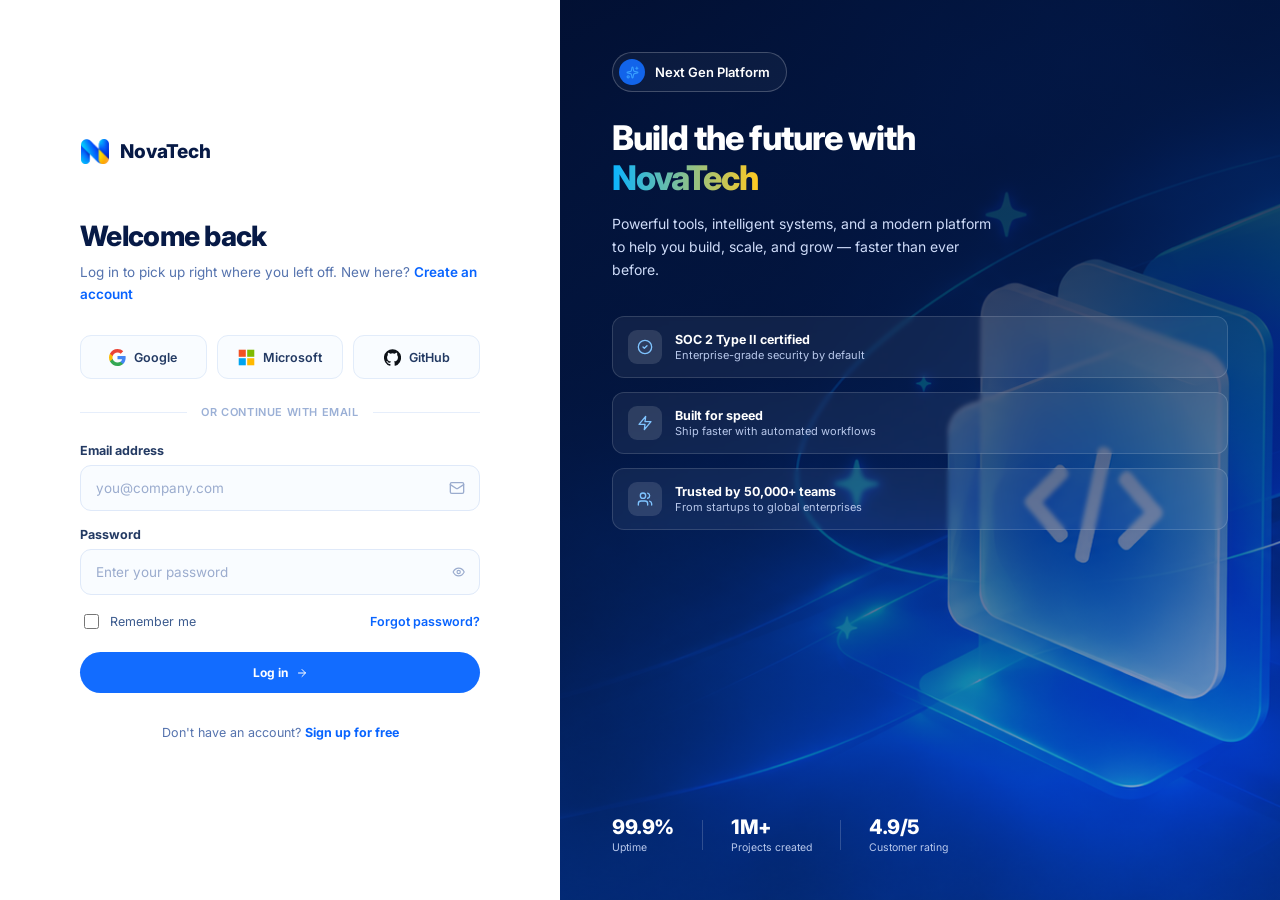
<file: login.html>
<!doctype html>
<html lang="en">
<head>
<meta charset="UTF-8">
<meta name="viewport" content="width=device-width, initial-scale=1.0">
<title>Log In — NovaTech</title>

<!-- SEO -->
<meta name="description" content="Log in to your NovaTech account to access your dashboard, projects and team workspace.">
<meta name="robots" content="noindex, nofollow">
<meta name="author" content="NovaTech">
<link rel="canonical" href="https://www.novatech.example/login.html">
<meta name="theme-color" content="#03194a">

<!-- Favicon / brand mark in browser tab -->
<link rel="icon" type="image/x-icon" href="assets/seo/favicon.ico">
<link rel="icon" type="image/png" sizes="16x16" href="assets/seo/favicon-16.png">
<link rel="icon" type="image/png" sizes="32x32" href="assets/seo/favicon-32.png">
<link rel="icon" type="image/png" sizes="48x48" href="assets/seo/favicon-48.png">
<link rel="icon" type="image/png" sizes="192x192" href="assets/seo/favicon-192.png">
<link rel="apple-touch-icon" sizes="180x180" href="assets/seo/favicon-180.png">

<!-- Open Graph / Facebook, LinkedIn, WhatsApp, iMessage link previews -->
<meta property="og:type" content="website">
<meta property="og:site_name" content="NovaTech">
<meta property="og:url" content="https://www.novatech.example/login.html">
<meta property="og:title" content="Log In — NovaTech">
<meta property="og:description" content="Log in to your NovaTech account to access your dashboard, projects and team workspace.">
<meta property="og:image" content="https://www.novatech.example/assets/seo/og-image.png">
<meta property="og:image:width" content="1200">
<meta property="og:image:height" content="630">
<meta property="og:image:alt" content="NovaTech — Build the Future with a Modern Product Platform">
<meta property="og:locale" content="en_US">

<!-- Twitter / X Card -->
<meta name="twitter:card" content="summary_large_image">
<meta name="twitter:url" content="https://www.novatech.example/login.html">
<meta name="twitter:title" content="Log In — NovaTech">
<meta name="twitter:description" content="Log in to your NovaTech account to access your dashboard, projects and team workspace.">
<meta name="twitter:image" content="https://www.novatech.example/assets/seo/og-image.png">
<meta name="twitter:image:alt" content="NovaTech — Build the Future with a Modern Product Platform">
<link rel="stylesheet" href="style.css">
<link rel="stylesheet" href="auth.css">
</head>
<body class="auth-body">
  <div class="auth-shell">

    <!-- Left: form -->
    <section class="auth-left">
      <div class="auth-left-inner">
        <a class="auth-brand" href="index.html"><img src="assets/novatech-icon.png" alt="NovaTech logo"><span>NovaTech</span></a>

        <h1 class="auth-heading">Welcome back</h1>
        <p class="auth-subtext">Log in to pick up right where you left off. New here? <a href="signup.html">Create an account</a></p>

        <div class="social-row">
          <button class="social-btn" type="button" aria-label="Continue with Google">
            <svg viewBox="0 0 24 24"><path fill="#4285F4" d="M23.52 12.27c0-.85-.08-1.67-.22-2.45H12v4.64h6.47a5.53 5.53 0 0 1-2.4 3.63v3h3.88c2.27-2.09 3.57-5.17 3.57-8.82z"/><path fill="#34A853" d="M12 24c3.24 0 5.95-1.07 7.94-2.9l-3.88-3.02c-1.07.72-2.45 1.15-4.06 1.15-3.12 0-5.77-2.11-6.71-4.94H1.28v3.1A12 12 0 0 0 12 24z"/><path fill="#FBBC05" d="M5.29 14.29A7.2 7.2 0 0 1 4.91 12c0-.8.14-1.57.38-2.29v-3.1H1.28A12 12 0 0 0 0 12c0 1.93.46 3.76 1.28 5.39z"/><path fill="#EA4335" d="M12 4.77c1.76 0 3.35.61 4.6 1.8l3.44-3.44C17.94 1.19 15.24 0 12 0A12 12 0 0 0 1.28 6.61l4.01 3.1C6.23 6.88 8.88 4.77 12 4.77z"/></svg>
            <span>Google</span>
          </button>
          <button class="social-btn" type="button" aria-label="Continue with Microsoft">
            <svg viewBox="0 0 24 24"><rect x="1" y="1" width="10" height="10" fill="#F25022"/><rect x="13" y="1" width="10" height="10" fill="#7FBA00"/><rect x="1" y="13" width="10" height="10" fill="#00A4EF"/><rect x="13" y="13" width="10" height="10" fill="#FFB900"/></svg>
            <span>Microsoft</span>
          </button>
          <button class="social-btn" type="button" aria-label="Continue with GitHub">
            <svg viewBox="0 0 24 24" fill="#0d1117"><path d="M12 .3a12 12 0 0 0-3.79 23.4c.6.11.82-.26.82-.58v-2.02c-3.34.73-4.04-1.61-4.04-1.61-.55-1.39-1.34-1.76-1.34-1.76-1.09-.75.08-.73.08-.73 1.21.08 1.84 1.24 1.84 1.24 1.07 1.84 2.81 1.3 3.49.99.11-.78.42-1.3.76-1.6-2.67-.3-5.47-1.33-5.47-5.93 0-1.31.47-2.38 1.24-3.22-.12-.3-.54-1.53.12-3.18 0 0 1.01-.32 3.3 1.23a11.5 11.5 0 0 1 6.02 0c2.29-1.55 3.3-1.23 3.3-1.23.66 1.65.24 2.88.12 3.18.77.84 1.24 1.91 1.24 3.22 0 4.61-2.81 5.63-5.49 5.92.43.37.81 1.1.81 2.22v3.29c0 .32.22.7.83.58A12 12 0 0 0 12 .3z"/></svg>
            <span>GitHub</span>
          </button>
        </div>

        <div class="auth-divider">or continue with email</div>

        <form class="auth-form" autocomplete="on">
          <div class="field">
            <label for="email">Email address</label>
            <div class="field-control">
              <input id="email" name="email" type="email" placeholder="you@company.com" required>
              <span class="field-icon"><svg class="icon" viewBox="0 0 24 24" fill="none" stroke="currentColor" stroke-width="2" stroke-linecap="round" stroke-linejoin="round"><rect width="20" height="16" x="2" y="4" rx="2"/><path d="m22 7-8.97 5.7a1.94 1.94 0 0 1-2.06 0L2 7"/></svg></span>
            </div>
          </div>

          <div class="field">
            <label for="password">Password</label>
            <div class="field-control">
              <input id="password" name="password" type="password" placeholder="Enter your password" required>
              <button type="button" class="field-icon toggle" aria-label="Show password" data-toggle-for="password">
                <svg class="icon" viewBox="0 0 24 24" fill="none" stroke="currentColor" stroke-width="2" stroke-linecap="round" stroke-linejoin="round"><path d="M2 12s3.5-7 10-7 10 7 10 7-3.5 7-10 7-10-7-10-7Z"/><circle cx="12" cy="12" r="3"/></svg>
              </button>
            </div>
          </div>

          <div class="field-row">
            <label class="remember"><input type="checkbox"> Remember me</label>
            <a class="forgot-link" href="#">Forgot password?</a>
          </div>

          <button class="button auth-submit" type="submit">Log in <b><svg class="icon" viewBox="0 0 24 24" fill="none" stroke="currentColor" stroke-width="2" stroke-linecap="round" stroke-linejoin="round"><path d="M5 12h14"/><path d="m12 5 7 7-7 7"/></svg></b></button>
        </form>

        <p class="auth-footer-note">Don't have an account? <a href="signup.html">Sign up for free</a></p>
      </div>
    </section>

    <!-- Right: visual -->
    <section class="auth-right" aria-hidden="true">
      <div class="auth-right-content">
        <div class="auth-right-top">
          <span class="landing-pill"><i class="pill-icon"><svg class="icon" viewBox="0 0 24 24" fill="none" stroke="currentColor" stroke-width="2" stroke-linecap="round" stroke-linejoin="round"><path d="M11.017 2.814a1 1 0 0 1 1.966 0l1.051 5.558a2 2 0 0 0 1.594 1.594l5.558 1.051a1 1 0 0 1 0 1.966l-5.558 1.051a2 2 0 0 0-1.594 1.594l-1.051 5.558a1 1 0 0 1-1.966 0l-1.051-5.558a2 2 0 0 0-1.594-1.594l-5.558-1.051a1 1 0 0 1 0-1.966l5.558-1.051a2 2 0 0 0 1.594-1.594z"/><path d="M20 2v4"/><path d="M22 4h-4"/><circle cx="4" cy="20" r="2"/></svg></i><span>Next Gen Platform</span></span>
          <h2>Build the future with <span class="accent">NovaTech</span></h2>
          <p>Powerful tools, intelligent systems, and a modern platform to help you build, scale, and grow — faster than ever before.</p>

          <div class="auth-points">
            <div class="auth-point">
              <i><svg class="icon" viewBox="0 0 24 24" fill="none" stroke="currentColor" stroke-width="2" stroke-linecap="round" stroke-linejoin="round"><path d="m9 12 2 2 4-4"/><circle cx="12" cy="12" r="10"/></svg></i>
              <div><b>SOC 2 Type II certified</b><span>Enterprise-grade security by default</span></div>
            </div>
            <div class="auth-point">
              <i><svg class="icon" viewBox="0 0 24 24" fill="none" stroke="currentColor" stroke-width="2" stroke-linecap="round" stroke-linejoin="round"><path d="M13 2 3 14h9l-1 8 10-12h-9z"/></svg></i>
              <div><b>Built for speed</b><span>Ship faster with automated workflows</span></div>
            </div>
            <div class="auth-point">
              <i><svg class="icon" viewBox="0 0 24 24" fill="none" stroke="currentColor" stroke-width="2" stroke-linecap="round" stroke-linejoin="round"><path d="M16 21v-2a4 4 0 0 0-4-4H6a4 4 0 0 0-4 4v2"/><circle cx="9" cy="7" r="4"/><path d="M22 21v-2a4 4 0 0 0-3-3.87"/><path d="M16 3.13a4 4 0 0 1 0 7.75"/></svg></i>
              <div><b>Trusted by 50,000+ teams</b><span>From startups to global enterprises</span></div>
            </div>
          </div>
        </div>

        <div class="auth-right-bottom">
          <div class="auth-metric"><b>99.9%</b><span>Uptime</span></div>
          <div class="auth-metric-divider"></div>
          <div class="auth-metric"><b>1M+</b><span>Projects created</span></div>
          <div class="auth-metric-divider"></div>
          <div class="auth-metric"><b>4.9/5</b><span>Customer rating</span></div>
        </div>
      </div>
    </section>

  </div>

<script>
document.querySelectorAll('[data-toggle-for]').forEach(function(btn){
  btn.addEventListener('click', function(){
    var input = document.getElementById(btn.getAttribute('data-toggle-for'));
    if(!input) return;
    input.type = input.type === 'password' ? 'text' : 'password';
  });
});
</script>
</body>
</html>
</file>
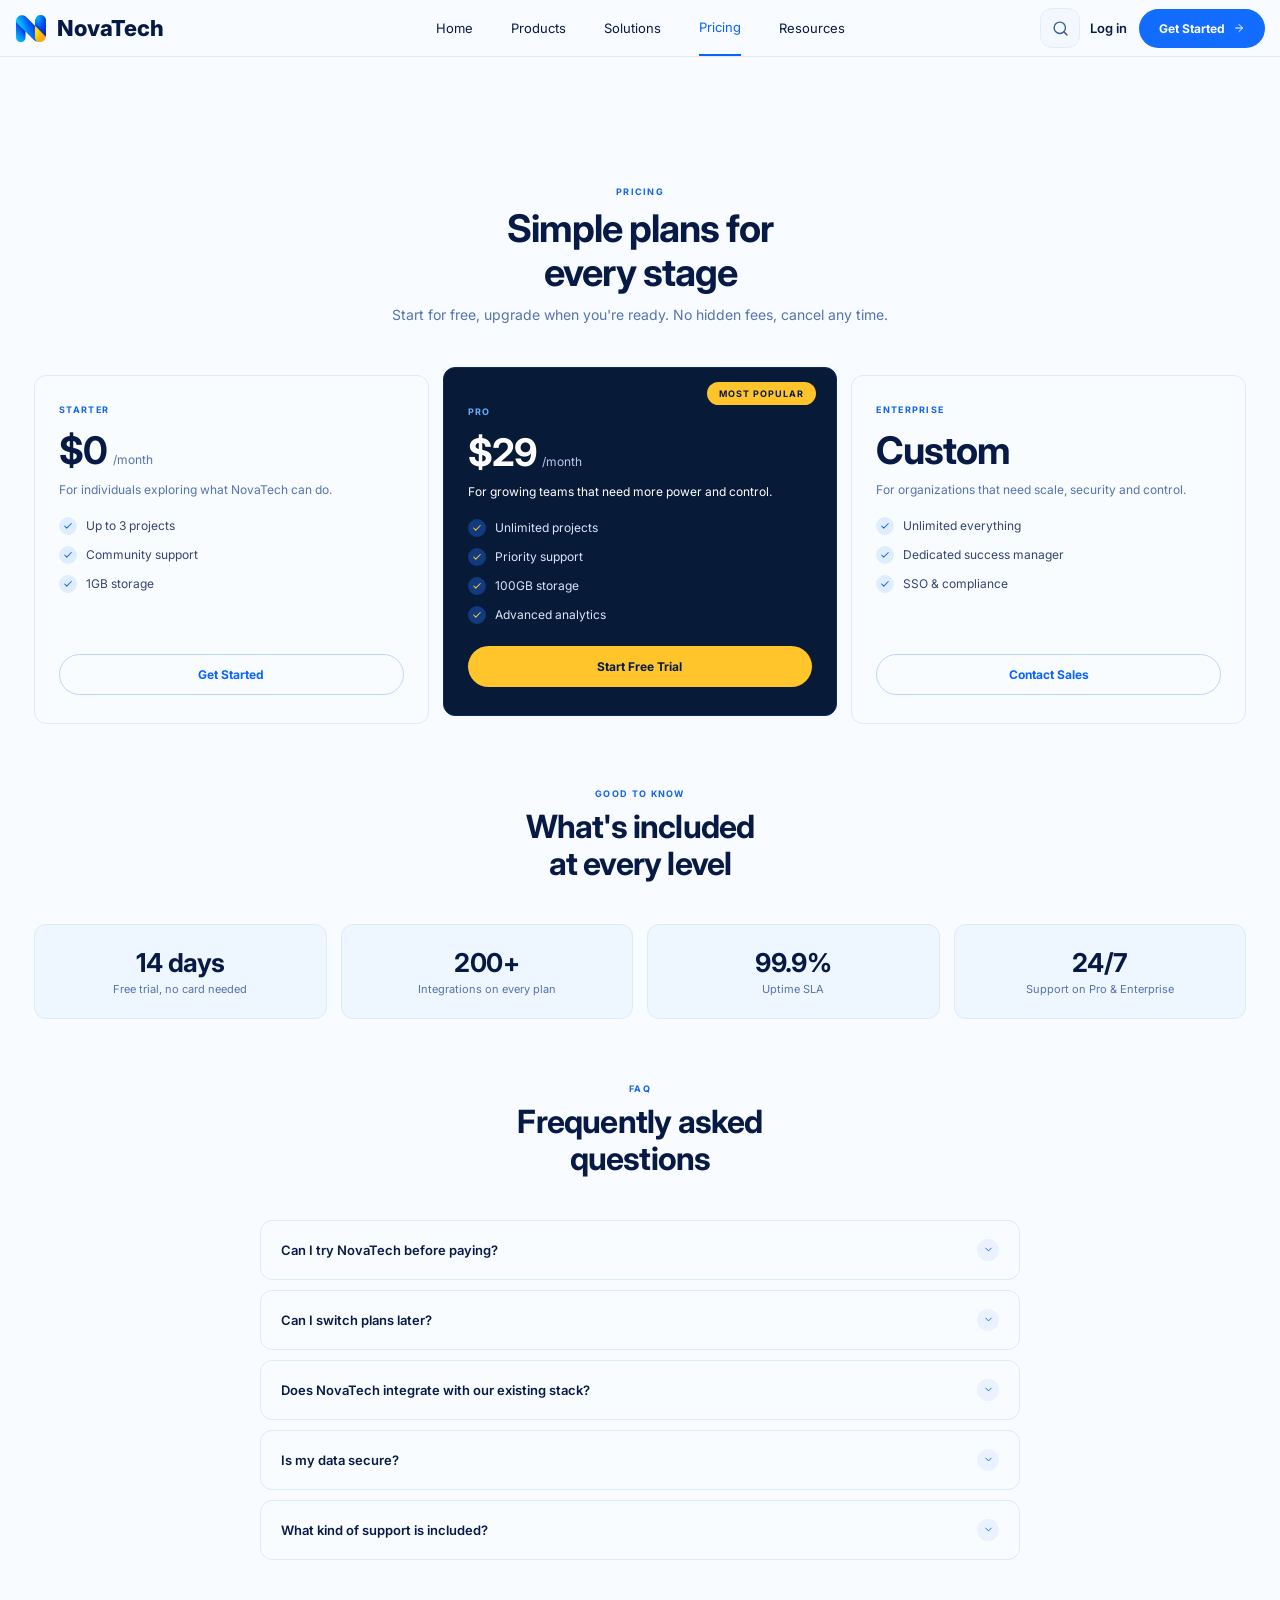
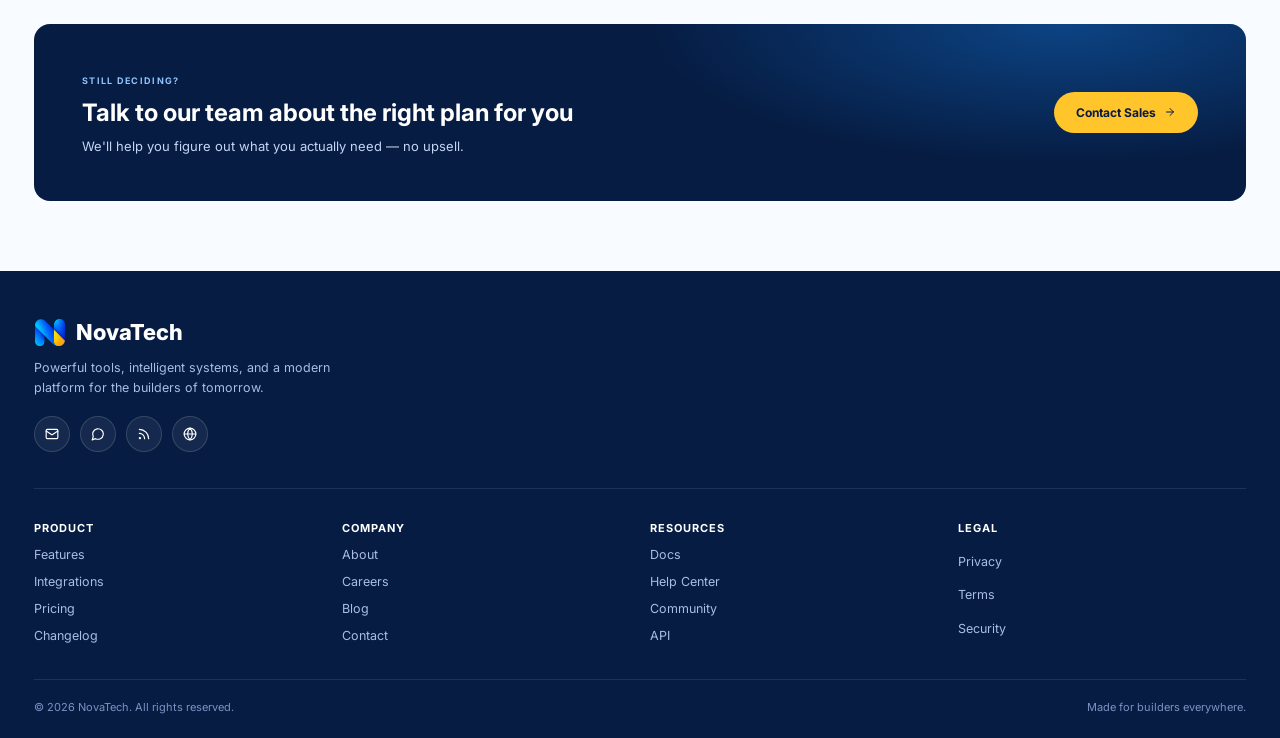
<file: pricing.html>
<!doctype html>
<html lang="en">
<head>
<meta charset="UTF-8">
<meta name="viewport" content="width=device-width, initial-scale=1.0">
<title>Pricing — NovaTech | Simple Plans for Every Stage</title>

<!-- SEO -->
<meta name="description" content="Simple, transparent NovaTech pricing. Start free and upgrade when you're ready — no hidden fees, cancel any time.">
<meta name="robots" content="index, follow">
<meta name="author" content="NovaTech">
<link rel="canonical" href="https://www.novatech.example/pricing.html">
<meta name="theme-color" content="#03194a">

<!-- Favicon / brand mark in browser tab -->
<link rel="icon" type="image/x-icon" href="assets/seo/favicon.ico">
<link rel="icon" type="image/png" sizes="16x16" href="assets/seo/favicon-16.png">
<link rel="icon" type="image/png" sizes="32x32" href="assets/seo/favicon-32.png">
<link rel="icon" type="image/png" sizes="48x48" href="assets/seo/favicon-48.png">
<link rel="icon" type="image/png" sizes="192x192" href="assets/seo/favicon-192.png">
<link rel="apple-touch-icon" sizes="180x180" href="assets/seo/favicon-180.png">

<!-- Open Graph / Facebook, LinkedIn, WhatsApp, iMessage link previews -->
<meta property="og:type" content="website">
<meta property="og:site_name" content="NovaTech">
<meta property="og:url" content="https://www.novatech.example/pricing.html">
<meta property="og:title" content="Pricing — NovaTech | Simple Plans for Every Stage">
<meta property="og:description" content="Simple, transparent NovaTech pricing. Start free and upgrade when you're ready — no hidden fees, cancel any time.">
<meta property="og:image" content="https://www.novatech.example/assets/seo/og-image.png">
<meta property="og:image:width" content="1200">
<meta property="og:image:height" content="630">
<meta property="og:image:alt" content="NovaTech — Build the Future with a Modern Product Platform">
<meta property="og:locale" content="en_US">

<!-- Twitter / X Card -->
<meta name="twitter:card" content="summary_large_image">
<meta name="twitter:url" content="https://www.novatech.example/pricing.html">
<meta name="twitter:title" content="Pricing — NovaTech | Simple Plans for Every Stage">
<meta name="twitter:description" content="Simple, transparent NovaTech pricing. Start free and upgrade when you're ready — no hidden fees, cancel any time.">
<meta name="twitter:image" content="https://www.novatech.example/assets/seo/og-image.png">
<meta name="twitter:image:alt" content="NovaTech — Build the Future with a Modern Product Platform">
<link rel="stylesheet" href="style.css">
<link rel="stylesheet" href="pages.css">
</head>
<body>
  <div class="page-shell" style="padding-bottom:0">
    <nav class="navbar site-navbar" aria-label="Primary navigation">
      <a class="brand" href="index.html"><img class="brand-logo-img" src="assets/novatech-icon.png" alt="NovaTech logo"><span>NovaTech</span></a>
      <div class="nav-links"><a href="index.html">Home</a><a href="products.html">Products</a><a href="solutions.html">Solutions</a><a class="active" href="pricing.html">Pricing</a><a href="#">Resources</a></div>
      <div class="nav-actions"><button class="search" aria-label="Search"><svg class="icon" viewBox="0 0 24 24" fill="none" stroke="currentColor" stroke-width="2" stroke-linecap="round" stroke-linejoin="round"><path d="m21 21-4.34-4.34"/><circle cx="11" cy="11" r="8"/></svg></button><a href="login.html" style="color:#071a46;text-decoration:none;font-size:13px;font-weight:600;margin-right:2px">Log in</a><a class="button small" href="signup.html">Get Started <b><svg class="icon" viewBox="0 0 24 24" fill="none" stroke="currentColor" stroke-width="2" stroke-linecap="round" stroke-linejoin="round"><path d="M5 12h14"/><path d="m12 5 7 7-7 7"/></svg></b></a></div>
    </nav>
  </div>

  <main class="site-main">
    <!-- Hero -->
    <section class="page-hero" style="padding-bottom:8px">
      <div class="section-head" style="margin:0 auto">
        <span class="eyebrow">Pricing</span>
        <h2 style="font-size:38px;letter-spacing:-1px">Simple plans for<br>every stage</h2>
        <p>Start for free, upgrade when you're ready. No hidden fees, cancel any time.</p>
      </div>
    </section>

    <!-- Pricing grid -->
    <section class="page-section tight">
      <div class="pricing-grid">
        <article class="card price-card">
          <span class="eyebrow">Starter</span>
          <div class="price"><b>$0</b><small>/month</small></div>
          <p>For individuals exploring what NovaTech can do.</p>
          <ul class="price-list">
            <li><i><svg class="icon" viewBox="0 0 24 24" fill="none" stroke="currentColor" stroke-width="2.5" stroke-linecap="round" stroke-linejoin="round"><path d="M20 6 9 17l-5-5"/></svg></i>Up to 3 projects</li>
            <li><i><svg class="icon" viewBox="0 0 24 24" fill="none" stroke="currentColor" stroke-width="2.5" stroke-linecap="round" stroke-linejoin="round"><path d="M20 6 9 17l-5-5"/></svg></i>Community support</li>
            <li><i><svg class="icon" viewBox="0 0 24 24" fill="none" stroke="currentColor" stroke-width="2.5" stroke-linecap="round" stroke-linejoin="round"><path d="M20 6 9 17l-5-5"/></svg></i>1GB storage</li>
          </ul>
          <a class="outline-button dark" href="signup.html">Get Started</a>
        </article>
        <article class="card price-card featured">
          <span class="price-badge">Most Popular</span>
          <span class="eyebrow light">Pro</span>
          <div class="price"><b>$29</b><small>/month</small></div>
          <p>For growing teams that need more power and control.</p>
          <ul class="price-list">
            <li><i><svg class="icon" viewBox="0 0 24 24" fill="none" stroke="currentColor" stroke-width="2.5" stroke-linecap="round" stroke-linejoin="round"><path d="M20 6 9 17l-5-5"/></svg></i>Unlimited projects</li>
            <li><i><svg class="icon" viewBox="0 0 24 24" fill="none" stroke="currentColor" stroke-width="2.5" stroke-linecap="round" stroke-linejoin="round"><path d="M20 6 9 17l-5-5"/></svg></i>Priority support</li>
            <li><i><svg class="icon" viewBox="0 0 24 24" fill="none" stroke="currentColor" stroke-width="2.5" stroke-linecap="round" stroke-linejoin="round"><path d="M20 6 9 17l-5-5"/></svg></i>100GB storage</li>
            <li><i><svg class="icon" viewBox="0 0 24 24" fill="none" stroke="currentColor" stroke-width="2.5" stroke-linecap="round" stroke-linejoin="round"><path d="M20 6 9 17l-5-5"/></svg></i>Advanced analytics</li>
          </ul>
          <a class="yellow-button" href="signup.html">Start Free Trial</a>
        </article>
        <article class="card price-card">
          <span class="eyebrow">Enterprise</span>
          <div class="price"><b>Custom</b></div>
          <p>For organizations that need scale, security and control.</p>
          <ul class="price-list">
            <li><i><svg class="icon" viewBox="0 0 24 24" fill="none" stroke="currentColor" stroke-width="2.5" stroke-linecap="round" stroke-linejoin="round"><path d="M20 6 9 17l-5-5"/></svg></i>Unlimited everything</li>
            <li><i><svg class="icon" viewBox="0 0 24 24" fill="none" stroke="currentColor" stroke-width="2.5" stroke-linecap="round" stroke-linejoin="round"><path d="M20 6 9 17l-5-5"/></svg></i>Dedicated success manager</li>
            <li><i><svg class="icon" viewBox="0 0 24 24" fill="none" stroke="currentColor" stroke-width="2.5" stroke-linecap="round" stroke-linejoin="round"><path d="M20 6 9 17l-5-5"/></svg></i>SSO &amp; compliance</li>
          </ul>
          <a class="outline-button dark" href="contact.html">Contact Sales</a>
        </article>
      </div>
    </section>

    <!-- Comparison strip -->
    <section class="page-section">
      <div class="section-head">
        <span class="eyebrow">Good to know</span>
        <h2>What's included<br>at every level</h2>
      </div>
      <div class="stat-strip">
        <div class="stat-chip"><b>14 days</b><span>Free trial, no card needed</span></div>
        <div class="stat-chip"><b>200+</b><span>Integrations on every plan</span></div>
        <div class="stat-chip"><b>99.9%</b><span>Uptime SLA</span></div>
        <div class="stat-chip"><b>24/7</b><span>Support on Pro &amp; Enterprise</span></div>
      </div>
    </section>

    <!-- FAQ -->
    <section class="page-section" aria-labelledby="faq-title">
      <div class="section-head">
        <span class="eyebrow">FAQ</span>
        <h2 id="faq-title">Frequently asked<br>questions</h2>
      </div>
      <div class="faq-list">
        <details class="card faq-item">
          <summary>Can I try NovaTech before paying?<i class="chev"><svg class="icon" viewBox="0 0 24 24" fill="none" stroke="currentColor" stroke-width="2" stroke-linecap="round" stroke-linejoin="round"><path d="m6 9 6 6 6-6"/></svg></i></summary>
          <p>Yes — every plan starts with a 14-day free trial, no credit card required, and you can cancel any time.</p>
        </details>
        <details class="card faq-item">
          <summary>Can I switch plans later?<i class="chev"><svg class="icon" viewBox="0 0 24 24" fill="none" stroke="currentColor" stroke-width="2" stroke-linecap="round" stroke-linejoin="round"><path d="m6 9 6 6 6-6"/></svg></i></summary>
          <p>Absolutely. You can upgrade, downgrade, or cancel your plan at any time from your account settings.</p>
        </details>
        <details class="card faq-item">
          <summary>Does NovaTech integrate with our existing stack?<i class="chev"><svg class="icon" viewBox="0 0 24 24" fill="none" stroke="currentColor" stroke-width="2" stroke-linecap="round" stroke-linejoin="round"><path d="m6 9 6 6 6-6"/></svg></i></summary>
          <p>Yes, NovaTech connects natively with 200+ tools including Slack, Notion, GitHub, Zoom and Google Drive, plus a full API for anything custom.</p>
        </details>
        <details class="card faq-item">
          <summary>Is my data secure?<i class="chev"><svg class="icon" viewBox="0 0 24 24" fill="none" stroke="currentColor" stroke-width="2" stroke-linecap="round" stroke-linejoin="round"><path d="m6 9 6 6 6-6"/></svg></i></summary>
          <p>NovaTech is SOC 2 Type II certified with encryption in transit and at rest, and enterprise plans include SSO and custom compliance reviews.</p>
        </details>
        <details class="card faq-item">
          <summary>What kind of support is included?<i class="chev"><svg class="icon" viewBox="0 0 24 24" fill="none" stroke="currentColor" stroke-width="2" stroke-linecap="round" stroke-linejoin="round"><path d="m6 9 6 6 6-6"/></svg></i></summary>
          <p>Every plan includes email and community support, with Pro and Enterprise plans getting priority live chat and a dedicated success manager.</p>
        </details>
      </div>
    </section>

    <!-- Final CTA -->
    <section class="final-cta">
      <div class="final-cta-inner">
        <div class="final-cta-copy">
          <span class="eyebrow">Still deciding?</span>
          <h2>Talk to our team about the right plan for you</h2>
          <p>We'll help you figure out what you actually need — no upsell.</p>
        </div>
        <div class="final-cta-actions">
          <a class="yellow-button" href="contact.html">Contact Sales <svg class="icon" viewBox="0 0 24 24" fill="none" stroke="currentColor" stroke-width="2" stroke-linecap="round" stroke-linejoin="round"><path d="M5 12h14"/><path d="m12 5 7 7-7 7"/></svg></a>
        </div>
      </div>
    </section>
  </main>

  <footer class="site-footer">
    <div class="footer-inner">
      <div class="footer-top">
        <a class="brand footer-brand" href="index.html"><img class="brand-logo-img" src="assets/novatech-icon.png" alt="NovaTech logo"><span>NovaTech</span></a>
        <p>Powerful tools, intelligent systems, and a modern platform for the builders of tomorrow.</p>
        <div class="footer-social">
          <a href="#" aria-label="Email"><svg class="icon" viewBox="0 0 24 24" fill="none" stroke="currentColor" stroke-width="2" stroke-linecap="round" stroke-linejoin="round"><rect width="20" height="16" x="2" y="4" rx="2"/><path d="m22 7-8.97 5.7a1.94 1.94 0 0 1-2.06 0L2 7"/></svg></a>
          <a href="#" aria-label="Community"><svg class="icon" viewBox="0 0 24 24" fill="none" stroke="currentColor" stroke-width="2" stroke-linecap="round" stroke-linejoin="round"><path d="M7.9 20A9 9 0 1 0 4 16.1L2 22Z"/></svg></a>
          <a href="#" aria-label="Blog"><svg class="icon" viewBox="0 0 24 24" fill="none" stroke="currentColor" stroke-width="2" stroke-linecap="round" stroke-linejoin="round"><path d="M4 11a9 9 0 0 1 9 9"/><path d="M4 4a16 16 0 0 1 16 16"/><circle cx="5" cy="19" r="1"/></svg></a>
          <a href="#" aria-label="Website"><svg class="icon" viewBox="0 0 24 24" fill="none" stroke="currentColor" stroke-width="2" stroke-linecap="round" stroke-linejoin="round"><circle cx="12" cy="12" r="10"/><path d="M2 12h20"/><path d="M12 2a15.3 15.3 0 0 1 4 10 15.3 15.3 0 0 1-4 10 15.3 15.3 0 0 1-4-10 15.3 15.3 0 0 1 4-10z"/></svg></a>
        </div>
      </div>
      <div class="footer-cols">
        <div><b>Product</b><a href="products.html">Features</a><a href="solutions.html">Integrations</a><a href="pricing.html">Pricing</a><a href="#">Changelog</a></div>
        <div><b>Company</b><a href="about.html">About</a><a href="#">Careers</a><a href="#">Blog</a><a href="contact.html">Contact</a></div>
        <div><b>Resources</b><a href="#">Docs</a><a href="#">Help Center</a><a href="#">Community</a><a href="#">API</a></div>
        <div><b>Legal</b><a href="#">Privacy</a><a href="#">Terms</a><a href="#">Security</a></div>
      </div>
      <div class="footer-bottom">
        <span>© 2026 NovaTech. All rights reserved.</span>
        <span>Made for builders everywhere.</span>
      </div>
    </div>
  </footer>
</body>
</html>
</file>
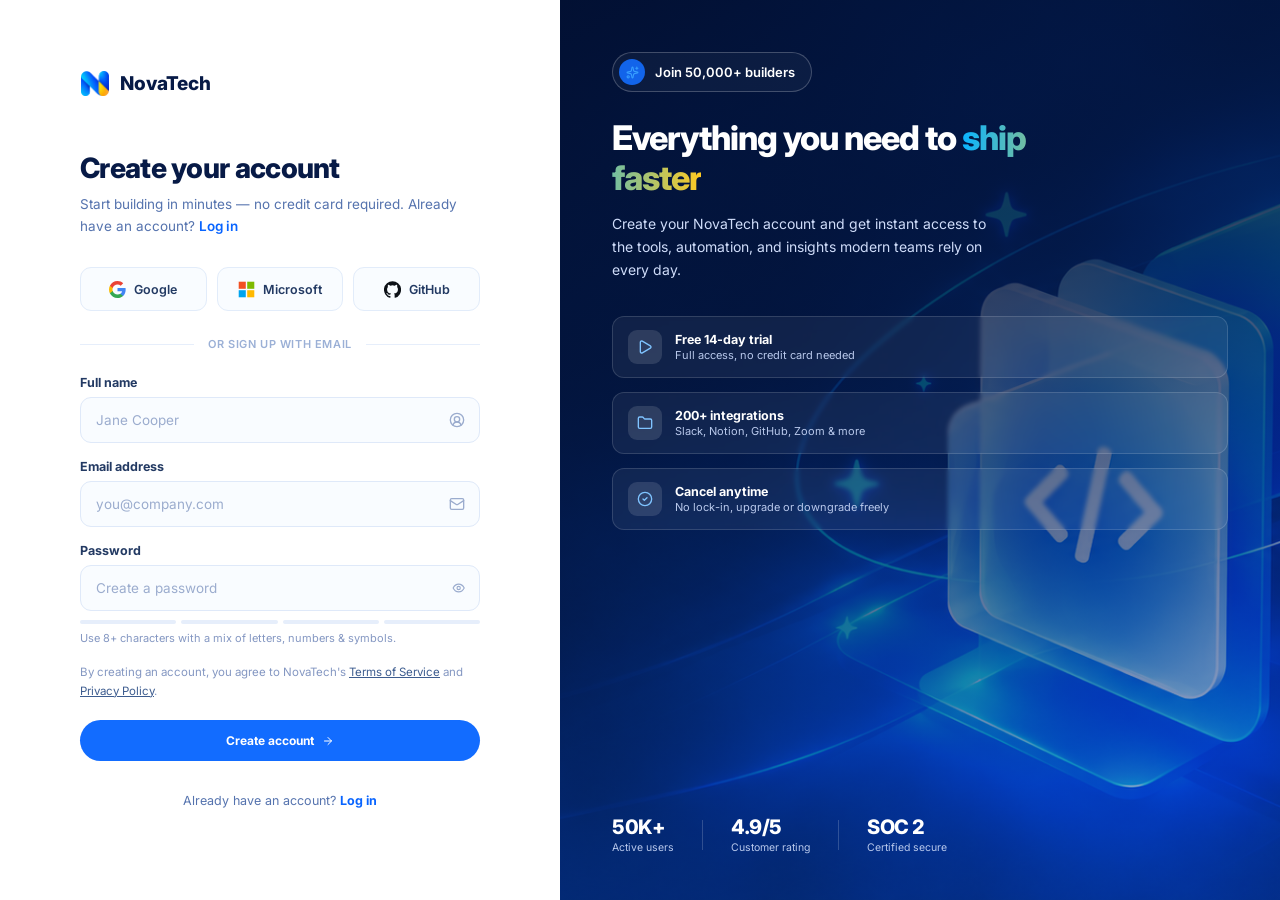
<file: signup.html>
<!doctype html>
<html lang="en">
<head>
<meta charset="UTF-8">
<meta name="viewport" content="width=device-width, initial-scale=1.0">
<title>Sign Up — NovaTech | Start Building for Free</title>

<!-- SEO -->
<meta name="description" content="Create your free NovaTech account and start building in minutes. No credit card required.">
<meta name="robots" content="noindex, nofollow">
<meta name="author" content="NovaTech">
<link rel="canonical" href="https://www.novatech.example/signup.html">
<meta name="theme-color" content="#03194a">

<!-- Favicon / brand mark in browser tab -->
<link rel="icon" type="image/x-icon" href="assets/seo/favicon.ico">
<link rel="icon" type="image/png" sizes="16x16" href="assets/seo/favicon-16.png">
<link rel="icon" type="image/png" sizes="32x32" href="assets/seo/favicon-32.png">
<link rel="icon" type="image/png" sizes="48x48" href="assets/seo/favicon-48.png">
<link rel="icon" type="image/png" sizes="192x192" href="assets/seo/favicon-192.png">
<link rel="apple-touch-icon" sizes="180x180" href="assets/seo/favicon-180.png">

<!-- Open Graph / Facebook, LinkedIn, WhatsApp, iMessage link previews -->
<meta property="og:type" content="website">
<meta property="og:site_name" content="NovaTech">
<meta property="og:url" content="https://www.novatech.example/signup.html">
<meta property="og:title" content="Sign Up — NovaTech | Start Building for Free">
<meta property="og:description" content="Create your free NovaTech account and start building in minutes. No credit card required.">
<meta property="og:image" content="https://www.novatech.example/assets/seo/og-image.png">
<meta property="og:image:width" content="1200">
<meta property="og:image:height" content="630">
<meta property="og:image:alt" content="NovaTech — Build the Future with a Modern Product Platform">
<meta property="og:locale" content="en_US">

<!-- Twitter / X Card -->
<meta name="twitter:card" content="summary_large_image">
<meta name="twitter:url" content="https://www.novatech.example/signup.html">
<meta name="twitter:title" content="Sign Up — NovaTech | Start Building for Free">
<meta name="twitter:description" content="Create your free NovaTech account and start building in minutes. No credit card required.">
<meta name="twitter:image" content="https://www.novatech.example/assets/seo/og-image.png">
<meta name="twitter:image:alt" content="NovaTech — Build the Future with a Modern Product Platform">
<link rel="stylesheet" href="style.css">
<link rel="stylesheet" href="auth.css">
</head>
<body class="auth-body">
  <div class="auth-shell">

    <!-- Left: form -->
    <section class="auth-left">
      <div class="auth-left-inner">
        <a class="auth-brand" href="index.html"><img src="assets/novatech-icon.png" alt="NovaTech logo"><span>NovaTech</span></a>

        <h1 class="auth-heading">Create your account</h1>
        <p class="auth-subtext">Start building in minutes — no credit card required. Already have an account? <a href="login.html">Log in</a></p>

        <div class="social-row">
          <button class="social-btn" type="button" aria-label="Sign up with Google">
            <svg viewBox="0 0 24 24"><path fill="#4285F4" d="M23.52 12.27c0-.85-.08-1.67-.22-2.45H12v4.64h6.47a5.53 5.53 0 0 1-2.4 3.63v3h3.88c2.27-2.09 3.57-5.17 3.57-8.82z"/><path fill="#34A853" d="M12 24c3.24 0 5.95-1.07 7.94-2.9l-3.88-3.02c-1.07.72-2.45 1.15-4.06 1.15-3.12 0-5.77-2.11-6.71-4.94H1.28v3.1A12 12 0 0 0 12 24z"/><path fill="#FBBC05" d="M5.29 14.29A7.2 7.2 0 0 1 4.91 12c0-.8.14-1.57.38-2.29v-3.1H1.28A12 12 0 0 0 0 12c0 1.93.46 3.76 1.28 5.39z"/><path fill="#EA4335" d="M12 4.77c1.76 0 3.35.61 4.6 1.8l3.44-3.44C17.94 1.19 15.24 0 12 0A12 12 0 0 0 1.28 6.61l4.01 3.1C6.23 6.88 8.88 4.77 12 4.77z"/></svg>
            <span>Google</span>
          </button>
          <button class="social-btn" type="button" aria-label="Sign up with Microsoft">
            <svg viewBox="0 0 24 24"><rect x="1" y="1" width="10" height="10" fill="#F25022"/><rect x="13" y="1" width="10" height="10" fill="#7FBA00"/><rect x="1" y="13" width="10" height="10" fill="#00A4EF"/><rect x="13" y="13" width="10" height="10" fill="#FFB900"/></svg>
            <span>Microsoft</span>
          </button>
          <button class="social-btn" type="button" aria-label="Sign up with GitHub">
            <svg viewBox="0 0 24 24" fill="#0d1117"><path d="M12 .3a12 12 0 0 0-3.79 23.4c.6.11.82-.26.82-.58v-2.02c-3.34.73-4.04-1.61-4.04-1.61-.55-1.39-1.34-1.76-1.34-1.76-1.09-.75.08-.73.08-.73 1.21.08 1.84 1.24 1.84 1.24 1.07 1.84 2.81 1.3 3.49.99.11-.78.42-1.3.76-1.6-2.67-.3-5.47-1.33-5.47-5.93 0-1.31.47-2.38 1.24-3.22-.12-.3-.54-1.53.12-3.18 0 0 1.01-.32 3.3 1.23a11.5 11.5 0 0 1 6.02 0c2.29-1.55 3.3-1.23 3.3-1.23.66 1.65.24 2.88.12 3.18.77.84 1.24 1.91 1.24 3.22 0 4.61-2.81 5.63-5.49 5.92.43.37.81 1.1.81 2.22v3.29c0 .32.22.7.83.58A12 12 0 0 0 12 .3z"/></svg>
            <span>GitHub</span>
          </button>
        </div>

        <div class="auth-divider">or sign up with email</div>

        <form class="auth-form" autocomplete="on">
          <div class="field">
            <label for="fullname">Full name</label>
            <div class="field-control">
              <input id="fullname" name="fullname" type="text" placeholder="Jane Cooper" required>
              <span class="field-icon"><svg class="icon" viewBox="0 0 24 24" fill="none" stroke="currentColor" stroke-width="2" stroke-linecap="round" stroke-linejoin="round"><path d="M17.925 20.056a6 6 0 0 0-11.851.001"/><circle cx="12" cy="11" r="4"/><circle cx="12" cy="12" r="10"/></svg></span>
            </div>
          </div>

          <div class="field">
            <label for="email">Email address</label>
            <div class="field-control">
              <input id="email" name="email" type="email" placeholder="you@company.com" required>
              <span class="field-icon"><svg class="icon" viewBox="0 0 24 24" fill="none" stroke="currentColor" stroke-width="2" stroke-linecap="round" stroke-linejoin="round"><rect width="20" height="16" x="2" y="4" rx="2"/><path d="m22 7-8.97 5.7a1.94 1.94 0 0 1-2.06 0L2 7"/></svg></span>
            </div>
          </div>

          <div class="field">
            <label for="password">Password</label>
            <div class="field-control">
              <input id="password" name="password" type="password" placeholder="Create a password" required>
              <button type="button" class="field-icon toggle" aria-label="Show password" data-toggle-for="password">
                <svg class="icon" viewBox="0 0 24 24" fill="none" stroke="currentColor" stroke-width="2" stroke-linecap="round" stroke-linejoin="round"><path d="M2 12s3.5-7 10-7 10 7 10 7-3.5 7-10 7-10-7-10-7Z"/><circle cx="12" cy="12" r="3"/></svg>
              </button>
            </div>
            <div class="password-strength" aria-hidden="true"><i></i><i></i><i></i><i></i></div>
            <p class="field-hint">Use 8+ characters with a mix of letters, numbers &amp; symbols.</p>
          </div>

          <p class="terms-text">By creating an account, you agree to NovaTech's <a href="#">Terms of Service</a> and <a href="#">Privacy Policy</a>.</p>

          <button class="button auth-submit" type="submit">Create account <b><svg class="icon" viewBox="0 0 24 24" fill="none" stroke="currentColor" stroke-width="2" stroke-linecap="round" stroke-linejoin="round"><path d="M5 12h14"/><path d="m12 5 7 7-7 7"/></svg></b></button>
        </form>

        <p class="auth-footer-note">Already have an account? <a href="login.html">Log in</a></p>
      </div>
    </section>

    <!-- Right: visual -->
    <section class="auth-right" aria-hidden="true">
      <div class="auth-right-content">
        <div class="auth-right-top">
          <span class="landing-pill"><i class="pill-icon"><svg class="icon" viewBox="0 0 24 24" fill="none" stroke="currentColor" stroke-width="2" stroke-linecap="round" stroke-linejoin="round"><path d="M11.017 2.814a1 1 0 0 1 1.966 0l1.051 5.558a2 2 0 0 0 1.594 1.594l5.558 1.051a1 1 0 0 1 0 1.966l-5.558 1.051a2 2 0 0 0-1.594 1.594l-1.051 5.558a1 1 0 0 1-1.966 0l-1.051-5.558a2 2 0 0 0-1.594-1.594l-5.558-1.051a1 1 0 0 1 0-1.966l5.558-1.051a2 2 0 0 0 1.594-1.594z"/><path d="M20 2v4"/><path d="M22 4h-4"/><circle cx="4" cy="20" r="2"/></svg></i><span>Join 50,000+ builders</span></span>
          <h2>Everything you need to <span class="accent">ship faster</span></h2>
          <p>Create your NovaTech account and get instant access to the tools, automation, and insights modern teams rely on every day.</p>

          <div class="auth-points">
            <div class="auth-point">
              <i><svg class="icon" viewBox="0 0 24 24" fill="none" stroke="currentColor" stroke-width="2" stroke-linecap="round" stroke-linejoin="round"><path d="M5 5a2 2 0 0 1 3.008-1.728l11.997 6.998a2 2 0 0 1 .003 3.458l-12 7A2 2 0 0 1 5 19z"/></svg></i>
              <div><b>Free 14-day trial</b><span>Full access, no credit card needed</span></div>
            </div>
            <div class="auth-point">
              <i><svg class="icon" viewBox="0 0 24 24" fill="none" stroke="currentColor" stroke-width="2" stroke-linecap="round" stroke-linejoin="round"><path d="M20 20a2 2 0 0 0 2-2V8a2 2 0 0 0-2-2h-7.9a2 2 0 0 1-1.69-.9L9.6 3.9A2 2 0 0 0 7.93 3H4a2 2 0 0 0-2 2v13a2 2 0 0 0 2 2Z"/></svg></i>
              <div><b>200+ integrations</b><span>Slack, Notion, GitHub, Zoom &amp; more</span></div>
            </div>
            <div class="auth-point">
              <i><svg class="icon" viewBox="0 0 24 24" fill="none" stroke="currentColor" stroke-width="2" stroke-linecap="round" stroke-linejoin="round"><path d="m9 12 2 2 4-4"/><circle cx="12" cy="12" r="10"/></svg></i>
              <div><b>Cancel anytime</b><span>No lock-in, upgrade or downgrade freely</span></div>
            </div>
          </div>
        </div>

        <div class="auth-right-bottom">
          <div class="auth-metric"><b>50K+</b><span>Active users</span></div>
          <div class="auth-metric-divider"></div>
          <div class="auth-metric"><b>4.9/5</b><span>Customer rating</span></div>
          <div class="auth-metric-divider"></div>
          <div class="auth-metric"><b>SOC 2</b><span>Certified secure</span></div>
        </div>
      </div>
    </section>

  </div>

<script>
document.querySelectorAll('[data-toggle-for]').forEach(function(btn){
  btn.addEventListener('click', function(){
    var input = document.getElementById(btn.getAttribute('data-toggle-for'));
    if(!input) return;
    input.type = input.type === 'password' ? 'text' : 'password';
  });
});
</script>
</body>
</html>
</file>
<file: style.css>
@import url('https://fonts.googleapis.com/css2?family=Inter:wght@400;500;600;700;800&display=swap');
*{box-sizing:border-box} body{margin:0;background:#f8fbff;color:#071a46;font-family:Inter,Arial,sans-serif}.icon{width:1em;height:1em;display:inline-block;flex-shrink:0;vertical-align:-0.14em}.page-shell{max-width:1536px;margin:auto;padding:20px 34px 40px;position:relative;z-index:1;background:#f8fbff;padding-top:44px;margin-top:8px}.navbar{height:56px;display:grid;grid-template-columns:1fr auto 1fr;align-items:center;padding:0 15px}.brand{display:flex;align-items:center;gap:10px;color:#071a46;font-size:22px;font-weight:800;text-decoration:none}.brand-mark{width:35px;height:29px;display:grid;place-items:center;border-radius:9px;background:linear-gradient(135deg,#0077ff 15%,#34a7ff 48%,#1655df 49%);color:#fff;font-size:20px;font-weight:800;font-style:italic}.nav-links{display:flex;gap:38px;height:100%;align-items:center}.nav-links a{height:100%;display:grid;place-items:center;color:#071a46;text-decoration:none;font-size:13px}.nav-links .active{color:#0864ff;border-bottom:2px solid #0864ff}.nav-actions{justify-self:end;display:flex;align-items:center;gap:10px}.search{border:1px solid #e2ecfa;background:#f3f8ff;border-radius:12px;width:40px;height:40px;display:grid;place-items:center;font-size:17px;color:#3d5c8f;cursor:pointer;transition:background .15s ease,border-color .15s ease,color .15s ease}.search:hover{background:#e8f1ff;border-color:#bcd6fb;color:#0864ff}.button,.yellow-button{background:#126cff;color:white;border-radius:30px;text-decoration:none;padding:13px 22px;font-size:12px;font-weight:700;display:inline-flex;align-items:center;gap:8px}.small{padding:12px 20px}.dashboard{margin-top:20px;display:grid;grid-template-columns:1.15fr 1fr 1.18fr .98fr .98fr;grid-template-rows:124px 220px 388px 140px;gap:14px}.card{border-radius:12px;overflow:hidden}.hero{grid-area:1 / 1 / 3 / 3;position:relative;background:#02194d url('assets/hero.png') center/cover no-repeat}.hero:after{content:"";position:absolute;inset:0;background:linear-gradient(90deg,rgba(1,21,62,.97) 0%,rgba(1,28,82,.78) 44%,rgba(1,32,94,.1) 100%)}.hero-copy{position:relative;z-index:1;color:white;width:53%;padding:32px 30px}.pill{display:inline-flex;align-items:center;gap:9px;border:1px solid #1260d4;border-radius:18px;padding:7px 12px;font-size:11px}.pill .icon{color:#38a0ff}.hero h1{font-size:47px;line-height:1.08;margin:13px 0 10px;letter-spacing:-2px}.hero h1 em{font-style:normal;background:linear-gradient(90deg,#0ab4ff,#ffca22);background-clip:text;color:transparent}.hero p{font-size:14px;line-height:1.5;color:#d4e0fa;margin:0 0 16px}.hero-actions{display:flex;gap:12px}.outline-button{border:1px solid white;color:#fff;border-radius:25px;padding:12px 20px;text-decoration:none;font-size:12px;display:inline-flex;align-items:center;gap:8px}.trusted{grid-area:1 / 3 / 2 / 5;padding:22px 20px;background:#eff6ff;border:1px solid #dceafa}.eyebrow{font-size:9px;text-transform:uppercase;letter-spacing:1.3px;font-weight:700;color:#1264ea}.trusted>div{margin-top:22px;display:flex;flex-wrap:wrap;justify-content:flex-start;align-items:center;column-gap:26px;row-gap:12px;color:#5273af;font-size:14px;line-height:1}.trusted b,.trusted .brand-google{font-weight:500}.trusted .brand-google{font-family:'Product Sans',Arial,sans-serif;font-size:17px;font-weight:600;letter-spacing:-.3px;line-height:1}.trusted div span{display:inline-flex;align-items:center;gap:6px;font-weight:500;line-height:1;white-space:nowrap}.trusted div span .icon{font-size:15px;color:#7891c2;flex-shrink:0}.testimonial{grid-area:1 / 5 / 3 / 6;color:#fff;padding:38px 18px 18px;position:relative;background:#0a315e url('assets/reference-assets.png') right top/216% auto no-repeat}.testimonial:before{content:"";position:absolute;inset:0;background:linear-gradient(90deg,rgba(1,23,63,.78),rgba(1,22,55,.05))}.testimonial>*{position:relative;z-index:1}.testimonial blockquote{font-size:15px;line-height:1.55;font-weight:600;margin:0}.person{position:absolute;bottom:20px;display:flex;gap:8px;align-items:center;font-size:10px}.person small{display:block;font-size:7px}.avatar{width:28px;height:28px;border-radius:50%;display:grid;place-items:center;background:#d5ddeb;color:#122d56;font-size:15px}.carousel{position:absolute;bottom:22px;right:15px;font-size:13px;color:#b8c8e4;display:flex;align-items:center;gap:7px}.carousel .icon{cursor:pointer;opacity:.8}.carousel .icon:hover{opacity:1}.carousel .dots-text{letter-spacing:3px}.stats{grid-area:2 / 3 / 3 / 5;display:grid;grid-template-columns:repeat(4,1fr);padding:30px 10px;background:#eef6ff;border:1px solid #dceafa}.stat{padding:0 9px;border-right:1px solid #dbe7f7;display:grid;grid-template-rows:38px auto auto auto;gap:4px}.stat:last-child{border:0}.stat i{width:38px;height:38px;border-radius:50%;background:#dfedff;display:grid;place-items:center;font-style:normal;font-size:22px;color:#1168ff}.feature-grid i{width:38px;height:38px;border-radius:11px;background:#dfedff;display:grid;place-items:center;font-style:normal;font-size:18px;color:#1168ff}.stat b{font-size:22px}.stat span{font-size:10px}.stat small{font-size:8px;color:#00a96b;margin-top:9px}.stat:last-child small{color:#5575ac}.sidebar{grid-area:3 / 1 / 5 / 2;border:1px solid #dceafa;padding:19px 12px;background:#f9fcff}.side-links{display:grid;gap:6px}.side-links a{color:#1a2b52;text-decoration:none;padding:11px 13px;border-radius:9px;font-size:14px;display:flex;align-items:center;gap:14px}.side-links a .icon{width:17px;height:17px}.side-links .selected{background:#e0edff;color:#0864ff}.upgrade{margin-top:24px;border-radius:10px;padding:15px;background:linear-gradient(135deg,#eaf2ff,#cbdcff);display:grid;gap:6px;color:#0864ff}.upgrade strong{font-size:22px;background:#3978ff;color:white;width:32px;height:32px;text-align:center;border-radius:9px}.upgrade b{font-size:13px}.upgrade p{margin:0;font-size:10px;line-height:1.4;color:#5572ae}.upgrade a{font-size:10px;text-decoration:none;color:#0864ff;display:inline-flex;align-items:center;gap:4px}.features{grid-area:3 / 2 / 4 / 3;padding:20px;background:#f7fbff;border:1px solid #dceafa}.features h2,.mission h2,.cta h2{font-size:22px;line-height:1.08;letter-spacing:-.6px;margin:7px 0}.features>p{color:#5573ae;font-size:12px;line-height:1.45;margin:0 0 18px}.feature-grid{display:grid;grid-template-columns:1fr 1fr}.feature-grid>div{min-height:104px;border-top:1px solid #dceafa;padding:9px 0;display:grid;grid-template-columns:45px auto;grid-template-rows:auto auto;column-gap:5px}.feature-grid i{grid-row:1 / 3;width:36px;height:36px;font-size:18px}.feature-grid b{font-size:12px;align-self:end}.feature-grid span{font-size:10px;line-height:1.45;color:#5573ae}.waves{grid-area:3 / 3 / 4 / 4;background:#057cf0 url('assets/reference-assets.png') 48% 73%/280% auto no-repeat;position:relative}.watch{position:absolute;bottom:14px;left:18px;background:#05338fbb;color:#fff;padding:10px;border-radius:9px;font-size:17px;display:flex;gap:9px;align-items:center}.watch>.icon{background:#fff;color:#05338f;border-radius:50%;width:26px;height:26px;padding:6px;box-sizing:border-box;flex-shrink:0}.watch span{font-size:10px;font-weight:600}.watch small{font-size:8px}.right-stack{grid-area:3 / 4 / 4 / 5;display:grid;grid-template-rows:1.5fr .85fr;gap:12px}.code{position:relative;background:#071a38;padding:18px 18px;color:#c5cff1}.dots{display:inline-flex;gap:6px}.dots i{width:9px;height:9px;border-radius:50%;background:#ff5f57;display:block}.dots i:nth-child(2){background:#febc2e}.dots i:nth-child(3){background:#28c840}.code-pill{float:right;background:#ffca28;color:#06183a;font-size:9px;padding:6px 16px;border-radius:20px}.code pre{font-size:11px;line-height:1.7;color:#cb8af8;margin-top:22px}.code pre span{color:#e589ff}.code pre i{color:#00d0f4;font-style:normal}.growth{padding:16px;position:relative;background:#f1f7ff}.growth b{font-size:10px;display:flex;align-items:center;gap:6px}.growth b .icon{color:#00ae73}.growth strong{position:absolute;right:14px;color:#00ae73;font-size:19px}.growth small{position:absolute;right:15px;top:37px;font-size:8px;color:#5573ae}.line{height:45px;margin-top:24px;border-bottom:3px solid #1670ff;border-radius:45% 60% 15% 10%;background:linear-gradient(135deg,transparent 38%,#1670ff 39%,transparent 40%),linear-gradient(45deg,transparent 50%,#1670ff 51%,transparent 52%)}.progress{grid-area:3 / 5 / 4 / 6;padding:24px 22px;background:#f3f8ff}.ring{margin:auto;width:112px;height:112px;border-radius:50%;background:conic-gradient(#1269eb 0 72%,#a58aff 72% 76%,#dce9fa 76% 100%);display:grid;place-content:center;text-align:center;position:relative}.ring:after{content:"";position:absolute;inset:9px;border-radius:50%;background:#f3f8ff}.ring>*{z-index:1}.ring b{font-size:21px}.ring small{font-size:8px;color:#5573ae}.progress ul{margin:17px 0 0;padding:0;list-style:none;font-size:10px;display:grid;gap:10px}.progress li{display:flex;align-items:center;gap:8px}.progress li b{margin-left:auto}.progress li i{width:9px;height:9px;background:#1770ee;border-radius:50%}.progress li:nth-child(2) i{background:#ffcb33}.progress li:nth-child(3) i{background:#8d63f5}.progress li:nth-child(4) i{background:#bdd0ee}.mission{grid-area:4 / 1 / 5 / 4;display:flex;align-items:center;gap:20px;padding:15px;color:#fff;background-image:linear-gradient(90deg,rgba(7,88,245,0) 0%,rgba(8,86,244,.6) 14%,rgba(9,87,246,.95) 24%,#0758f5 32%,#188dff 100%),url('assets/mission-art.png');background-size:100% 100%,auto 190%;background-position:0 0,left center;background-repeat:no-repeat,no-repeat}.mission-art{display:none}.mission>div{margin-left:195px}
.mission .eyebrow,.cta .eyebrow{color:#d5e8ff}.mission h2{font-size:19px}.mission p{font-size:10px;line-height:1.5;margin:7px 0}.learn{margin-left:auto;background:#fff;color:#1263eb;border-radius:12px;padding:13px 20px;text-decoration:none;font-size:10px;font-weight:700;display:inline-flex;align-items:center;gap:6px}.mini{padding:22px 16px;display:grid;gap:7px}.mini i{width:34px;height:34px;border-radius:9px;display:grid;place-items:center;font-style:normal;font-size:19px}.mini b{font-size:12px;color:#0b1b3a}.mini span{font-size:10px;color:#5573ae;line-height:1.4}.better{grid-area:4 / 4 / 5 / 5;background:#eaf3ff}.better i{background:#d9e9ff;color:#176cff}.happy{grid-area:4 / 5 / 5 / 6;background:#fff5db}.happy i{background:#ffedb0;color:#ffbd22}.green{grid-area:4 / 5 / 5 / 6;display:none;background:#e4f8f0}.green i{background:#c9f1de;color:#0dad79}.green span{color:#0dad79}.cta{display:none;background:#061c42;color:#fff;padding:22px;position:relative}.cta p{font-size:9px}.yellow-button{background:#ffc52b;color:#071a46}.cta-badge{position:absolute;top:16px;right:16px;width:30px;height:30px;border-radius:50%;background:#ffc52b;color:#071a46;display:grid;place-items:center;font-size:13px}

/* Final supplied visual assets, used directly in their matching bento cards. */
.top-grid .hero{background-image:url('assets/hero-final.png');background-position:72% center;background-size:cover}.top-grid .testimonial{background-image:linear-gradient(90deg,rgba(1,22,57,.72),rgba(1,22,57,.06)),url('assets/mountain-final.png');background-size:cover;background-position:center}.bottom-grid .waves{background-image:url('assets/waves-final.png');background-size:cover;background-position:center}.bottom-grid .growth{background-image:url('assets/growth-final.png');background-size:cover;background-position:center}.bottom-grid .growth>*{visibility:hidden}.bottom-grid .growth .line{display:none}

/* Full-width landing hero, shown above the bento dashboard. */
.landing-hero{position:relative;overflow:hidden;color:#fff;width:100%;background:#03194a url('assets/hero-final.png') 75% 40%/cover no-repeat;box-shadow:0 12px 28px rgba(2,10,35,.28)}
.landing-hero:after{content:"";position:absolute;inset:0;pointer-events:none;background:linear-gradient(90deg,#031640 0%,#031640 26%,rgba(3,22,64,.9) 42%,rgba(3,22,64,.1) 75%),linear-gradient(0deg,rgba(0,23,73,.2),transparent 35%)}
.landing-logo-img{width:38px;height:31px;object-fit:contain;display:block}
.landing-nav,.landing-copy{position:relative;z-index:1}
.landing-nav{max-width:1536px;margin:0 auto 0 0;height:88px;padding:0 34px;display:grid;grid-template-columns:1fr auto 1fr;align-items:center}
.landing-brand{display:flex;align-items:center;gap:10px;text-decoration:none;color:#fff;font-size:22px;font-weight:800}
.landing-mark{display:grid;place-items:center;width:35px;height:29px;border-radius:9px;background:linear-gradient(135deg,#0077ff 15%,#34a7ff 48%,#1655df 49%);font-size:20px;color:#fff;font-style:italic}
.landing-links{display:flex;gap:38px;height:100%;align-items:center}
.landing-links a{color:#fff;text-decoration:none;font-size:13px;position:relative;opacity:.85}
.landing-links .current{opacity:1;color:#3fa0ff}
.landing-links .current:after{content:"";height:2px;border-radius:2px;background:#3fa0ff;position:absolute;left:0;right:0;bottom:-31px}
.landing-actions{justify-self:end;display:flex;align-items:center;gap:10px}
.landing-actions button{border:1px solid rgba(255,255,255,.24);color:#fff;background:rgba(255,255,255,.08);width:44px;height:44px;border-radius:50%;display:grid;place-items:center;font-size:17px;cursor:pointer;transition:background .15s ease,border-color .15s ease}
.landing-actions button:hover{background:rgba(255,255,255,.16);border-color:rgba(255,255,255,.4)}
.landing-actions a{background:#126cff;color:#fff;border-radius:30px;padding:14px 24px;text-decoration:none;font-size:13px;font-weight:700;display:inline-flex;gap:8px;align-items:center}
.landing-copy{max-width:1536px;margin:36px auto 0 0;padding:0 34px 74px}
.landing-pill{display:inline-flex;align-items:center;gap:10px;border:1px solid rgba(255,255,255,.22);background:rgba(255,255,255,.04);border-radius:24px;padding:6px 16px 6px 6px;font-size:13px;font-weight:600}
.pill-icon{display:grid;place-items:center;width:26px;height:26px;border-radius:50%;background:#1264ea}
.pill-icon .icon{color:#fff;font-size:13px}
.landing-pill .icon{color:#38a0ff}
.landing-copy h1{font-size:58px;letter-spacing:-2px;line-height:1.05;margin:20px 0 15px;font-weight:800}
.landing-copy h1 .hero-nova{color:#1bb6ff}
.landing-copy h1 .hero-tech{color:#ffc42b}
.landing-copy p{font-size:16px;line-height:1.6;color:#c9d8f5;margin:0 0 26px;max-width:560px}
.landing-ctas{display:flex;gap:14px}
.landing-ctas>a:first-child{background:#126cff;color:#fff;border-radius:30px;padding:15px 24px;text-decoration:none;font-size:14px;font-weight:700;display:inline-flex;align-items:center;gap:10px}
.landing-ctas .watch-cta{border:1px solid rgba(255,255,255,.55);color:#fff;border-radius:30px;padding:13px 24px 13px 13px;text-decoration:none;font-size:14px;font-weight:600;display:inline-flex;align-items:center;gap:10px}
.watch-icon{display:grid;place-items:center;width:26px;height:26px;border-radius:50%;border:1px solid rgba(255,255,255,.7)}
.watch-icon .icon{font-size:12px}
@media(max-width:850px){.landing-nav{padding:0 16px;height:64px}.landing-links{display:none}.landing-actions button{display:none}.landing-copy{padding:0 16px 48px;max-width:520px}.landing-copy h1{font-size:34px;letter-spacing:-1px}}

/* Reference-matched bento: two grid tracks (top: hero/trusted/testimonial/stats, bottom: sidebar through CTA), each a single, non-overlapping definition. */
.dashboard{display:block;margin-top:0}
.top-grid{display:grid;grid-template-columns:minmax(0,1.62fr) minmax(0,1fr) minmax(220px,.61fr);grid-template-rows:130px 220px;gap:14px}
.top-grid .hero{grid-area:1/1/3/2;height:auto;border-radius:12px}
.top-grid .trusted{grid-area:1/2/2/3;height:auto}
.top-grid .stats{grid-area:2/2/3/3;height:auto}
.top-grid .testimonial{grid-area:1/3/3/4;height:auto;border-radius:12px}
.hero-copy{width:62%;padding:28px 30px}
.hero h1{font-size:44px}

/* Bottom bento: 6 tracks so the two mini-cards (Happier Users / A Greener Future) can share the width of the code+growth column above them, and the progress ring + CTA can share the rightmost column without overlapping. */
.bottom-grid{display:grid;grid-template-columns:1.08fr 1.88fr 1.07fr .725fr .725fr 1.08fr;grid-template-rows:388px 140px;gap:14px;margin-top:14px}
.bottom-grid .sidebar{grid-area:1/1/2/2;height:auto}
.bottom-grid .features{grid-area:1/2/2/3;height:auto}
.bottom-grid .waves{grid-area:1/3/2/4;height:auto}
.bottom-grid .right-stack{grid-area:1/4/2/6;height:auto}
.bottom-grid .cta-stack{grid-area:1/6/3/7;display:grid;grid-template-rows:1fr 1.05fr;gap:14px}
.cta-stack .progress{grid-area:auto;height:auto;margin:0}
.cta-stack .cta{grid-area:auto}
.bottom-grid .mission{grid-area:2/1/3/3;height:auto}
.bottom-grid .better{grid-area:2/3/3/4;height:auto}
.bottom-grid .happy{grid-area:2/4/3/5;height:auto}
.bottom-grid .green{display:grid;grid-area:2/5/3/6;height:auto}
.bottom-grid .cta{display:block;height:auto;background:#061d46}
.cta{position:relative;right:auto;top:auto;width:auto;height:auto}
.cta h2{font-size:19px}
.cta p{line-height:1.5}

@media(max-width:850px){
  .page-shell{padding:16px}
  .navbar{grid-template-columns:1fr auto}
  .nav-links{display:none}
  .search{display:none}
  .top-grid,.bottom-grid{grid-template-columns:1fr;grid-template-rows:none;gap:14px}
  .top-grid>*,.bottom-grid>*,.cta-stack{grid-area:auto!important;min-height:180px}
  .cta-stack{display:grid;grid-template-rows:auto auto;gap:14px}
  .top-grid .hero{min-height:390px}
  .hero-copy{width:70%}
  .top-grid .testimonial{min-height:270px}
  .stats{grid-template-columns:repeat(2,1fr);gap:15px}
  .bottom-grid .sidebar{display:none}
  .bottom-grid .right-stack{min-height:300px}
  .bottom-grid .mission{min-height:160px}
  .mini{min-height:130px}
  .bottom-grid .progress{min-height:250px}
  .trusted>div{gap:14px;flex-wrap:wrap}
}

/* ========== New sections: Analytics, Integrations, Pricing, Testimonials, FAQ, Footer ========== */
.section-block{margin-top:64px}
.section-head{max-width:640px;margin:0 auto 32px;text-align:center;display:grid;justify-items:center}
.section-head .eyebrow{margin-bottom:10px}
.section-head h2{font-size:32px;line-height:1.15;letter-spacing:-.8px;margin:0 0 10px;color:#071a46}
.section-head p{font-size:14px;line-height:1.6;color:#5573ae;margin:0}

/* Analytics */
.analytics-grid{display:grid;grid-template-columns:repeat(3,1fr);grid-template-rows:220px 120px;gap:14px}
.analytics-chart{grid-column:1/4;background:#f7fbff;border:1px solid #dceafa;padding:22px 24px}
.analytics-chart-head{display:flex;justify-content:space-between;align-items:flex-start;margin-bottom:10px}
.analytics-chart-head b{font-size:14px;color:#071a46;display:block}
.analytics-chart-head span{font-size:10px;color:#5573ae}
.analytics-legend{display:flex;align-items:center;gap:6px;font-size:10px;color:#5573ae}
.analytics-legend i{width:9px;height:9px;border-radius:50%;background:#1168ff;display:inline-block;margin-left:14px}
.analytics-legend i:first-child{margin-left:0}
.analytics-legend i.alt{background:#ffc42b}
.analytics-svg{width:100%;height:150px;display:block}
.analytics-mini{background:#eef6ff;border:1px solid #dceafa;padding:20px;display:grid;align-content:start;gap:5px}
.analytics-mini i{width:36px;height:36px;border-radius:10px;background:#dfedff;color:#1168ff;display:grid;place-items:center;font-size:17px;margin-bottom:4px}
.analytics-mini b{font-size:21px;color:#071a46}
.analytics-mini span{font-size:11px;color:#5573ae}
.analytics-mini small{font-size:9px;color:#00a96b}

/* Integrations */
.integrations-grid{display:grid;grid-template-columns:repeat(3,1fr);gap:14px}
.integration-tile{background:#f9fcff;border:1px solid #dceafa;padding:22px 14px;display:flex;flex-direction:column;align-items:center;gap:10px;text-align:center;transition:border-color .15s ease,background .15s ease}
.integration-tile:hover{border-color:#bcd6fb;background:#eff6ff}
.integration-tile i{width:44px;height:44px;border-radius:12px;background:#dfedff;color:#1168ff;display:grid;place-items:center;font-size:20px}
.integration-tile b{font-size:13px;color:#071a46;font-weight:600}
.integration-tile.more{background:#eaf3ff}
.integration-tile.more i{background:#cddffb;color:#0864ff}

/* Pricing */
.pricing-grid{display:grid;grid-template-columns:repeat(3,1fr);gap:14px;align-items:stretch}
.price-card{background:#f9fcff;border:1px solid #dceafa;padding:28px 24px;display:flex;flex-direction:column;position:relative}
.price-card .price{display:flex;align-items:baseline;gap:6px;margin:12px 0 8px}
.price-card .price b{font-size:38px;letter-spacing:-1px;color:#071a46}
.price-card .price small{font-size:12px;color:#5573ae}
.price-card>p{font-size:12px;color:#5573ae;line-height:1.5;margin:0 0 18px}
.price-list{list-style:none;margin:0 0 22px;padding:0;display:grid;gap:11px;font-size:12px;color:#33456e}
.price-list li{display:flex;align-items:center;gap:9px}
.price-list li i{width:18px;height:18px;border-radius:50%;background:#dfedff;color:#1168ff;display:grid;place-items:center;font-size:10px;flex-shrink:0}
.price-card .outline-button.dark{border:1px solid #bcd6fb;color:#0864ff;border-radius:25px;padding:12px 20px;text-decoration:none;font-size:12px;font-weight:700;display:inline-flex;justify-content:center;margin-top:auto}
.price-card .yellow-button{margin-top:auto;justify-content:center}
.price-card.featured{background:#071a38;border-color:#0a2c63;color:#fff;transform:translateY(-8px);padding-top:38px}
.price-card.featured .price b,.price-card.featured>p{color:#fff}
.price-card.featured .price small{color:#b9c9ef}
.price-card.featured .price-list{color:#dbe6fc}
.price-card.featured .price-list i{background:#123a7f;color:#ffc42b}
.eyebrow.light{color:#5fb0ff}
.price-badge{position:absolute;top:14px;right:20px;background:#ffc42b;color:#071a46;font-size:9px;font-weight:700;text-transform:uppercase;letter-spacing:1px;padding:6px 12px;border-radius:20px}

/* Testimonials */
.testimonials-grid{display:grid;grid-template-columns:repeat(4,1fr);gap:14px}
.t-card{background:#f7fbff;border:1px solid #dceafa;padding:22px 18px;display:flex;flex-direction:column;justify-content:space-between;gap:18px}
.t-card p{font-size:12.5px;line-height:1.6;color:#33456e;margin:0}
.t-person{display:flex;align-items:center;gap:9px;font-size:11px}
.t-person .avatar{width:30px;height:30px;border-radius:50%;background:#dfedff;color:#1168ff;display:grid;place-items:center;font-size:15px;flex-shrink:0}
.t-person b{display:block;font-size:12px;color:#071a46}
.t-person small{font-size:9px;color:#5573ae}

/* FAQ */
.faq-list{display:grid;gap:10px;max-width:760px;margin:0 auto}
.faq-item{background:#f9fcff;border:1px solid #dceafa;padding:0}
.faq-item summary{list-style:none;cursor:pointer;padding:18px 20px;display:flex;align-items:center;justify-content:space-between;font-size:13px;font-weight:600;color:#071a46}
.faq-item summary::-webkit-details-marker{display:none}
.faq-item .chev{width:22px;height:22px;border-radius:50%;background:#eaf2ff;color:#0864ff;display:grid;place-items:center;font-size:11px;flex-shrink:0;transition:transform .15s ease}
.faq-item[open] .chev{transform:rotate(180deg)}
.faq-item p{margin:0;padding:0 20px 20px;font-size:12.5px;line-height:1.6;color:#5573ae}

/* Footer */
.site-footer{margin-top:70px;background:#061c42;color:#c9d8f5}
.footer-inner{max-width:1536px;margin:auto;padding:48px 34px 24px}
.footer-top{max-width:340px;margin-bottom:36px}
.footer-brand{color:#fff}
.footer-top p{font-size:12.5px;line-height:1.6;color:#a9bde6;margin:12px 0 18px}
.footer-social{display:flex;gap:10px}
.footer-social a{width:36px;height:36px;border-radius:50%;background:rgba(255,255,255,.06);border:1px solid rgba(255,255,255,.14);color:#fff;display:grid;place-items:center;font-size:14px;text-decoration:none;transition:background .15s ease,border-color .15s ease}
.footer-social a:hover{background:rgba(255,255,255,.14);border-color:rgba(255,255,255,.3)}
.footer-cols{display:grid;grid-template-columns:repeat(4,1fr);gap:20px;border-top:1px solid rgba(255,255,255,.1);padding-top:32px}
.footer-cols div{display:grid;gap:12px}
.footer-cols b{font-size:11px;text-transform:uppercase;letter-spacing:1px;color:#fff}
.footer-cols a{font-size:12.5px;color:#a9bde6;text-decoration:none}
.footer-cols a:hover{color:#fff}
.footer-bottom{display:flex;justify-content:space-between;flex-wrap:wrap;gap:8px;margin-top:36px;padding-top:20px;border-top:1px solid rgba(255,255,255,.1);font-size:11px;color:#7c92c4}

/* ========== New sections: About, Focus Areas, Featured Projects, Tech Stack, Process ========== */

/* About NovaTech */
.about-grid{display:grid;grid-template-columns:1.15fr .85fr;gap:48px;align-items:center}
.about-copy .eyebrow{display:block;margin-bottom:12px}
.about-copy h2{font-size:34px;line-height:1.15;letter-spacing:-.8px;margin:0 0 18px;color:#071a46}
.about-copy p{font-size:14.5px;line-height:1.75;color:#5573ae;margin:0 0 16px;max-width:520px}
.about-copy .outline-button.dark{border:1px solid #bcd6fb;color:#0864ff;border-radius:25px;padding:13px 24px;text-decoration:none;font-size:13px;font-weight:700;display:inline-flex;align-items:center;gap:8px;margin-top:10px;transition:background .15s ease,border-color .15s ease}
.about-copy .outline-button.dark:hover{background:#eaf2ff;border-color:#8fb8f7}
.about-stats{display:grid;grid-template-columns:1fr 1fr;gap:16px}
.about-stat{background:#f9fcff;border:1px solid #dceafa;border-radius:14px;padding:22px 20px;display:grid;gap:8px;align-content:start;transition:transform .18s ease,box-shadow .18s ease,border-color .18s ease}
.about-stat:hover{transform:translateY(-3px);box-shadow:0 14px 28px rgba(10,40,110,.1);border-color:#bcd6fb}
.about-stat i{width:40px;height:40px;border-radius:11px;background:linear-gradient(135deg,#dfedff,#c6e0ff);color:#1168ff;display:grid;place-items:center;font-size:19px}
.about-stat b{font-size:24px;color:#071a46;letter-spacing:-.5px}
.about-stat span{font-size:12px;color:#33456e;font-weight:600}
.about-stat small{font-size:10.5px;color:#5573ae}

/* Areas We Work In */
.areas-grid{display:grid;grid-template-columns:repeat(4,1fr);gap:16px}
.area-card{background:#f9fcff;border:1px solid #dceafa;border-radius:14px;padding:26px 22px;display:grid;gap:12px;align-content:start;transition:transform .18s ease,box-shadow .18s ease,border-color .18s ease}
.area-card:hover{transform:translateY(-4px);box-shadow:0 16px 30px rgba(10,40,110,.1);border-color:#bcd6fb}
.area-icon{width:44px;height:44px;border-radius:12px;display:grid;place-items:center;font-size:20px}
.area-icon.blue{background:linear-gradient(135deg,#dfedff,#bcdcff);color:#0f66ff}
.area-icon.violet{background:linear-gradient(135deg,#ece3ff,#d9c8ff);color:#7a3ff0}
.area-icon.cyan{background:linear-gradient(135deg,#dbf6ff,#b9ecff);color:#0891b2}
.area-icon.amber{background:linear-gradient(135deg,#fff3d6,#ffe6a8);color:#c0791a}
.area-icon.rose{background:linear-gradient(135deg,#ffe1e8,#ffc7d3);color:#e0466e}
.area-icon.green{background:linear-gradient(135deg,#dcf7ea,#b9f0d2);color:#0dad79}
.area-card b{font-size:15px;color:#071a46;letter-spacing:-.2px}
.area-card span{font-size:12.5px;color:#5573ae;line-height:1.6}

/* Featured Projects */
.projects-grid{display:grid;grid-template-columns:1fr 1fr;gap:20px}
.project-card{background:#f7fbff;border:1px solid #dceafa;border-radius:16px;overflow:hidden;padding:0;display:block;transition:transform .18s ease,box-shadow .18s ease,border-color .18s ease}
.project-card:hover{transform:translateY(-5px);box-shadow:0 20px 38px rgba(10,40,110,.14);border-color:#bcd6fb}
.project-media{position:relative;height:200px;overflow:hidden;background:#dfedff}
.project-media img{width:100%;height:100%;object-fit:cover;display:block;transition:transform .35s ease}
.project-card:hover .project-media img{transform:scale(1.06)}
.project-tag{position:absolute;top:14px;left:14px;background:rgba(7,26,70,.78);backdrop-filter:blur(4px);color:#fff;font-size:10px;font-weight:700;text-transform:uppercase;letter-spacing:1px;padding:7px 14px;border-radius:20px}
.project-body{padding:22px 24px 26px;display:grid;gap:10px}
.project-body h3{margin:0;font-size:19px;letter-spacing:-.4px;color:#071a46}
.project-body>p{margin:0;font-size:13px;line-height:1.65;color:#5573ae}
.project-stack{display:flex;flex-wrap:wrap;gap:8px;margin-top:4px}
.project-stack span{font-size:11px;font-weight:600;color:#0f5bd6;background:#eaf2ff;border:1px solid #cfe1fb;padding:6px 13px;border-radius:14px}

/* Technology Portfolio */
.tech-grid{display:grid;grid-template-columns:repeat(4,1fr);gap:16px}
.tech-tile{background:#f9fcff;border:1px solid #dceafa;border-radius:14px;padding:26px 16px;display:flex;flex-direction:column;align-items:center;gap:12px;text-align:center;transition:transform .18s ease,box-shadow .18s ease,border-color .18s ease,background .18s ease}
.tech-tile:hover{transform:translateY(-4px);box-shadow:0 16px 30px rgba(10,40,110,.1);border-color:#bcd6fb;background:#eff6ff}
.tech-icon{width:48px;height:48px;border-radius:13px;display:grid;place-items:center;font-size:21px}
.tech-icon.blue{background:linear-gradient(135deg,#dfedff,#bcdcff);color:#0f66ff}
.tech-icon.green{background:linear-gradient(135deg,#dcf7ea,#b9f0d2);color:#0dad79}
.tech-icon.indigo{background:linear-gradient(135deg,#e3e4ff,#c8caff);color:#4b4ff0}
.tech-icon.amber{background:linear-gradient(135deg,#fff3d6,#ffe6a8);color:#c0791a}
.tech-icon.orange{background:linear-gradient(135deg,#ffe6d6,#ffcda8);color:#d86a1a}
.tech-icon.cyan{background:linear-gradient(135deg,#dbf6ff,#b9ecff);color:#0891b2}
.tech-icon.rose{background:linear-gradient(135deg,#ffe1e8,#ffc7d3);color:#e0466e}
.tech-tile b{font-size:14px;color:#071a46;font-weight:700}

/* Our Process */
.process-grid{display:grid;grid-template-columns:repeat(4,1fr);gap:16px}
.process-card{background:#f9fcff;border:1px solid #dceafa;border-radius:14px;padding:28px 22px;display:grid;gap:10px;align-content:start;transition:transform .18s ease,box-shadow .18s ease,border-color .18s ease}
.process-card:hover{transform:translateY(-4px);box-shadow:0 16px 30px rgba(10,40,110,.1);border-color:#bcd6fb}
.process-num{width:34px;height:34px;border-radius:10px;display:grid;place-items:center;font-size:13px;font-weight:800;color:#fff;background:linear-gradient(135deg,#1168ff,#0a4fd6)}
.process-card b{font-size:15px;color:#071a46}
.process-card span:last-child{font-size:12.5px;color:#5573ae;line-height:1.65}

@media(max-width:850px){
  .analytics-grid{grid-template-columns:1fr;grid-template-rows:none}
  .analytics-chart{grid-column:auto}
  .integrations-grid{grid-template-columns:repeat(2,1fr)}
  .pricing-grid{grid-template-columns:1fr}
  .price-card.featured{transform:none}
  .testimonials-grid{grid-template-columns:1fr 1fr}
  .footer-cols{grid-template-columns:1fr 1fr;gap:24px}
  .section-head h2{font-size:26px}
  .about-grid{grid-template-columns:1fr}
  .about-stats{grid-template-columns:1fr 1fr}
  .areas-grid{grid-template-columns:1fr 1fr}
  .projects-grid{grid-template-columns:1fr}
  .tech-grid{grid-template-columns:repeat(2,1fr)}
  .process-grid{grid-template-columns:1fr 1fr}
}

/* ========== Fixed header + logo-image branding ========== */

/* Homepage hero header: transparent, blends into the hero image/gradient behind it */
.landing-nav{position:fixed;top:0;left:0;right:0;margin:0 auto;z-index:1000;background:transparent}
.landing-hero{padding-top:88px}

/* Content-page header (about/contact/products/solutions/pricing): pinned to top on scroll */
.navbar.site-navbar{position:fixed;top:0;left:0;right:0;margin:0 auto;z-index:1000;background:#f8fbffef;backdrop-filter:blur(8px);-webkit-backdrop-filter:blur(8px);box-shadow:0 1px 0 rgba(4,20,60,.08)}
.site-main{padding-top:78px}

/* Logo image used in navbars and the footer in place of the plain letter mark */
.brand-logo-img{width:32px;height:27px;object-fit:contain;display:block}

@media(max-width:850px){
  .landing-hero{padding-top:64px}
  .site-main{padding-top:64px}
}
</file>
<file: auth.css>
/* ===================================================================
   Auth pages (login.html / signup.html) — additive stylesheet.
   Loaded alongside style.css. Reuses NovaTech's existing brand tokens
   (colors, font, .brand/.brand-mark/.button/.icon/.pill) and only adds
   new, non-colliding classes below. Does not modify style.css.
   =================================================================== */

.auth-body{min-height:100vh;display:grid}

.auth-shell{min-height:100vh;display:grid;grid-template-columns:minmax(0,560px) 1fr}

/* ---------- Left: form column ---------- */
.auth-left{display:flex;flex-direction:column;padding:40px 56px 48px;background:#fff}
.auth-left-inner{width:100%;max-width:400px;margin:auto}

.auth-brand{display:inline-flex;align-items:center;gap:10px;text-decoration:none;color:#071a46;font-size:19px;font-weight:800;margin-bottom:56px}
.auth-brand img{width:30px;height:25px;object-fit:contain;display:block}

.auth-heading{font-size:28px;line-height:1.2;letter-spacing:-.7px;margin:0 0 8px;font-weight:800;color:#071a46}
.auth-subtext{font-size:13.5px;line-height:1.6;color:#5573ae;margin:0 0 30px}
.auth-subtext a{color:#0864ff;font-weight:600;text-decoration:none}
.auth-subtext a:hover{text-decoration:underline}

.social-row{display:grid;grid-template-columns:1fr 1fr 1fr;gap:10px;margin-bottom:26px}
.social-btn{display:flex;align-items:center;justify-content:center;gap:8px;height:44px;border-radius:11px;border:1px solid #e2ecfa;background:#f9fcff;color:#233a63;font-size:12.5px;font-weight:600;font-family:inherit;cursor:pointer;transition:background .15s ease,border-color .15s ease}
.social-btn:hover{background:#eef5ff;border-color:#bcd6fb}
.social-btn svg{width:17px;height:17px;flex-shrink:0}

.auth-divider{display:flex;align-items:center;gap:14px;margin:0 0 24px;color:#9bb0d6;font-size:11px;font-weight:600;text-transform:uppercase;letter-spacing:.6px}
.auth-divider:before,.auth-divider:after{content:"";flex:1;height:1px;background:#e6eefb}

.auth-form{display:grid;gap:16px}
.field{display:grid;gap:7px}
.field label{font-size:12.5px;font-weight:700;color:#233a63}
.field-control{position:relative}
.field-control input{width:100%;height:46px;border-radius:11px;border:1px solid #dfe9f9;background:#f9fcff;padding:0 44px 0 15px;font-size:13.5px;font-family:inherit;color:#071a46;transition:border-color .15s ease,background .15s ease}
.field-control input::placeholder{color:#9bacce}
.field-control input:focus{outline:none;border-color:#126cff;background:#fff;box-shadow:0 0 0 3px rgba(18,108,255,.12)}
.field-icon{position:absolute;right:15px;top:50%;transform:translateY(-50%);color:#9bacce;display:grid;place-items:center;pointer-events:none}
.field-icon.toggle{pointer-events:auto;cursor:pointer;background:none;border:0;padding:0;color:#9bacce}
.field-icon.toggle:hover{color:#5573ae}
.field-hint{font-size:11px;color:#8497c2;margin:0}

.field-row{display:flex;align-items:center;justify-content:space-between;font-size:12.5px}
.remember{display:flex;align-items:center;gap:8px;color:#3d5c8f;cursor:pointer;user-select:none}
.remember input{width:15px;height:15px;accent-color:#126cff;cursor:pointer}
.forgot-link{color:#0864ff;text-decoration:none;font-weight:600}
.forgot-link:hover{text-decoration:underline}

.auth-submit{width:100%;justify-content:center;border:0;cursor:pointer;margin-top:4px;font-family:inherit}

.password-strength{display:flex;gap:5px;margin-top:2px}
.password-strength i{height:4px;flex:1;border-radius:3px;background:#e6eefb;font-style:normal}

.terms-text{font-size:11.5px;line-height:1.6;color:#8497c2;margin:2px 0 0}
.terms-text a{color:#3d5c8f;text-decoration:underline}

.auth-footer-note{margin-top:32px;font-size:12.5px;color:#5573ae;text-align:center}
.auth-footer-note a{color:#0864ff;font-weight:700;text-decoration:none}
.auth-footer-note a:hover{text-decoration:underline}

/* ---------- Right: visual column ---------- */
.auth-right{position:relative;overflow:hidden;background:#02194d url('assets/hero-final.png') 68% center/cover no-repeat}
.auth-right:after{content:"";position:absolute;inset:0;background:linear-gradient(160deg,rgba(2,15,48,.9) 0%,rgba(3,22,64,.82) 38%,rgba(5,45,120,.55) 75%,rgba(8,70,170,.35) 100%)}
.auth-right-content{position:relative;z-index:1;height:100%;display:flex;flex-direction:column;justify-content:space-between;padding:52px 52px 46px;color:#fff}

.auth-right-top .landing-pill{margin-bottom:26px}
.auth-right-top h2{font-size:34px;line-height:1.18;letter-spacing:-1px;font-weight:800;margin:0 0 14px;max-width:420px}
.auth-right-top h2 .accent{background:linear-gradient(90deg,#0ab4ff,#ffca22);background-clip:text;-webkit-background-clip:text;color:transparent}
.auth-right-top p{font-size:14px;line-height:1.65;color:#cfdcf9;max-width:380px;margin:0}

.auth-points{display:grid;gap:14px;margin-top:34px}
.auth-point{display:flex;align-items:center;gap:13px;background:rgba(255,255,255,.06);border:1px solid rgba(255,255,255,.14);border-radius:12px;padding:13px 15px;backdrop-filter:blur(2px)}
.auth-point i{width:34px;height:34px;border-radius:9px;background:rgba(255,255,255,.12);display:grid;place-items:center;flex-shrink:0;color:#7fc4ff}
.auth-point b{display:block;font-size:12.5px;font-weight:700}
.auth-point span{display:block;font-size:11px;color:#b9c9ec;margin-top:1px}

.auth-right-bottom{display:flex;align-items:center;gap:28px}
.auth-metric b{display:block;font-size:20px;font-weight:800;letter-spacing:-.4px}
.auth-metric span{display:block;font-size:10.5px;color:#b9c9ec;margin-top:2px}
.auth-metric-divider{width:1px;height:30px;background:rgba(255,255,255,.18)}

/* ---------- Responsive ---------- */
@media(max-width:980px){
  .auth-shell{grid-template-columns:1fr}
  .auth-right{display:none}
  .auth-left{padding:32px 24px 40px}
}
@media(max-width:420px){
  .social-row{grid-template-columns:1fr}
}
</file>
<file: pages.css>
/* ===================================================================
   Marketing pages (products / solutions / pricing / about / contact)
   Additive stylesheet — loaded alongside style.css. Reuses existing
   brand tokens (.card, .eyebrow, .button, .outline-button, .icon,
   .section-block, .section-head, .faq-list, .pricing-grid, etc.)
   and only adds new, non-colliding classes below.
   =================================================================== */

/* ---------- Page hero (split copy / media) ---------- */
.page-hero{max-width:1536px;margin:0 auto;padding:56px 34px 8px}
.page-hero-inner{display:grid;grid-template-columns:1fr 1fr;gap:48px;align-items:center}
.page-hero-copy .eyebrow{margin-bottom:14px}
.page-hero-copy h1{font-size:42px;line-height:1.12;letter-spacing:-1.2px;margin:0 0 16px;color:#071a46;font-weight:800}
.page-hero-copy p{font-size:15px;line-height:1.65;color:#5573ae;margin:0 0 26px;max-width:480px}
.page-hero-ctas{display:flex;gap:12px;flex-wrap:wrap}
.page-hero-media{border-radius:16px;overflow:hidden;border:1px solid #dceafa;box-shadow:0 24px 48px -20px rgba(8,40,110,.28)}
.page-hero-media img{display:block;width:100%;height:380px;object-fit:cover}

/* ---------- Generic page section spacing (mirrors .section-block) ---------- */
.page-section{max-width:1536px;margin:64px auto 0;padding:0 34px}
.page-section.tight{margin-top:40px}

/* ---------- Feature tile grid (Products) ---------- */
.feature-tile-grid{display:grid;grid-template-columns:repeat(3,1fr);gap:14px}
.feature-tile{background:#f9fcff;border:1px solid #dceafa;border-radius:12px;padding:24px 22px;transition:border-color .15s ease,background .15s ease}
.feature-tile:hover{border-color:#bcd6fb;background:#eff6ff}
.feature-tile i{width:40px;height:40px;border-radius:11px;background:#dfedff;color:#1168ff;display:grid;place-items:center;font-size:19px;margin-bottom:14px}
.feature-tile b{display:block;font-size:14px;color:#071a46;margin-bottom:6px}
.feature-tile span{display:block;font-size:12.5px;line-height:1.55;color:#5573ae}

/* ---------- Showcase rows (image + copy, alternating) ---------- */
.showcase-row{display:grid;grid-template-columns:1fr 1fr;gap:52px;align-items:center;padding:48px 0}
.showcase-row.reverse .showcase-media{order:2}
.showcase-row.reverse .showcase-copy{order:1}
.showcase-media{border-radius:14px;overflow:hidden;border:1px solid #dceafa;background:#eef6ff}
.showcase-media img{display:block;width:100%;height:320px;object-fit:cover}
.showcase-copy .eyebrow{margin-bottom:12px}
.showcase-copy h2{font-size:26px;line-height:1.2;letter-spacing:-.6px;margin:0 0 12px;color:#071a46}
.showcase-copy p{font-size:13.5px;line-height:1.65;color:#5573ae;margin:0 0 18px}
.showcase-list{list-style:none;margin:0;padding:0;display:grid;gap:11px;font-size:12.5px;color:#33456e}
.showcase-list li{display:flex;align-items:center;gap:9px}
.showcase-list li i{width:18px;height:18px;border-radius:50%;background:#dfedff;color:#1168ff;display:grid;place-items:center;font-size:10px;flex-shrink:0}
.row-divider{border:0;border-top:1px solid #e6eefb;margin:0}

/* ---------- Solutions grid ---------- */
.solution-grid{display:grid;grid-template-columns:repeat(3,1fr);gap:14px}
.solution-card{background:#f9fcff;border:1px solid #dceafa;border-radius:12px;padding:26px 22px;display:flex;flex-direction:column;gap:12px;transition:transform .15s ease,border-color .15s ease}
.solution-card:hover{border-color:#bcd6fb;transform:translateY(-3px)}
.solution-card i{width:42px;height:42px;border-radius:11px;background:#dfedff;color:#1168ff;display:grid;place-items:center;font-size:20px}
.solution-card b{font-size:15px;color:#071a46}
.solution-card p{margin:0;font-size:12.5px;line-height:1.6;color:#5573ae}
.solution-card a{margin-top:auto;font-size:12px;font-weight:700;color:#0864ff;text-decoration:none;display:inline-flex;align-items:center;gap:6px}
.solution-card a:hover{text-decoration:underline}

/* ---------- Value grid (About) ---------- */
.value-grid{display:grid;grid-template-columns:repeat(4,1fr);gap:14px}
.value-card{background:#f9fcff;border:1px solid #dceafa;border-radius:12px;padding:22px 20px}
.value-card i{width:38px;height:38px;border-radius:10px;background:#dfedff;color:#1168ff;display:grid;place-items:center;font-size:18px;margin-bottom:12px}
.value-card b{display:block;font-size:13.5px;color:#071a46;margin-bottom:6px}
.value-card span{display:block;font-size:12px;line-height:1.55;color:#5573ae}

/* ---------- Stat strip (About) ---------- */
.stat-strip{display:grid;grid-template-columns:repeat(4,1fr);gap:14px}
.stat-chip{background:#eef6ff;border:1px solid #dceafa;border-radius:12px;padding:22px 18px;text-align:center}
.stat-chip b{display:block;font-size:26px;letter-spacing:-.6px;color:#071a46}
.stat-chip span{display:block;font-size:11px;color:#5573ae;margin-top:4px}

/* ---------- Mission banner (About) — reuses mission-art asset ---------- */
.about-mission{border-radius:14px;padding:38px 40px;color:#fff;position:relative;overflow:hidden;background-image:linear-gradient(100deg,#04205e 0%,#0653e8 55%,#188dff 100%);display:flex;align-items:center;gap:40px}
.about-mission-copy{max-width:560px;position:relative;z-index:1}
.about-mission .eyebrow{color:#bcdcff}
.about-mission h2{font-size:26px;line-height:1.2;margin:10px 0 12px}
.about-mission p{font-size:13.5px;line-height:1.65;color:#d4e0fa;margin:0}
.about-mission-art{position:absolute;right:-40px;top:50%;transform:translateY(-50%);width:340px;height:340px;opacity:.9;object-fit:contain;pointer-events:none}

/* ---------- Team grid (About) ---------- */
.team-grid{display:grid;grid-template-columns:repeat(4,1fr);gap:14px}
.team-card{background:#f9fcff;border:1px solid #dceafa;border-radius:12px;padding:22px 18px;text-align:center}
.team-avatar{width:64px;height:64px;border-radius:50%;margin:0 auto 14px;display:grid;place-items:center;background:linear-gradient(135deg,#0077ff 15%,#34a7ff 48%,#1655df 49%);color:#fff;font-size:22px;font-weight:800}
.team-card b{display:block;font-size:13px;color:#071a46}
.team-card span{display:block;font-size:11px;color:#5573ae;margin-top:3px}

/* ---------- Final CTA banner (all pages) ---------- */
.final-cta{max-width:1536px;margin:64px auto 0;padding:0 34px}
.final-cta-inner{background:#061c42;border-radius:16px;padding:44px 48px;display:flex;align-items:center;justify-content:space-between;gap:24px;position:relative;overflow:hidden}
.final-cta-inner:before{content:"";position:absolute;inset:0;background:radial-gradient(600px 200px at 85% 0%,rgba(24,141,255,.35),transparent 70%)}
.final-cta-copy{position:relative;z-index:1;max-width:520px}
.final-cta-copy span.eyebrow{color:#8fc4ff}
.final-cta-copy h2{color:#fff;font-size:24px;line-height:1.25;margin:10px 0 8px}
.final-cta-copy p{color:#c4d5f5;font-size:13px;line-height:1.6;margin:0}
.final-cta-actions{position:relative;z-index:1;display:flex;gap:12px;flex-shrink:0}

/* ---------- Contact page ---------- */
.contact-grid{display:grid;grid-template-columns:1fr .82fr;gap:14px;align-items:start}
.contact-form-card{background:#f9fcff;border:1px solid #dceafa;border-radius:14px;padding:34px}
.contact-form-card h2{font-size:20px;color:#071a46;margin:0 0 6px}
.contact-form-card>p{font-size:12.5px;color:#5573ae;margin:0 0 24px}
.contact-form-grid{display:grid;grid-template-columns:1fr 1fr;gap:16px}
.contact-form-grid .field.full{grid-column:1/3}
.contact-info-stack{display:grid;gap:14px}
.contact-info-card{background:#f9fcff;border:1px solid #dceafa;border-radius:14px;padding:22px 20px;display:flex;gap:14px;align-items:flex-start}
.contact-info-card i{width:40px;height:40px;border-radius:11px;background:#dfedff;color:#1168ff;display:grid;place-items:center;font-size:18px;flex-shrink:0}
.contact-info-card b{display:block;font-size:13.5px;color:#071a46;margin-bottom:4px}
.contact-info-card span,.contact-info-card a{display:block;font-size:12.5px;color:#5573ae;text-decoration:none;line-height:1.6}
.contact-info-card a:hover{color:#0864ff}
.contact-map{border-radius:14px;overflow:hidden;border:1px solid #dceafa}
.contact-map img{display:block;width:100%;height:180px;object-fit:cover}

/* ---------- Responsive ---------- */
@media(max-width:980px){
  .page-hero-inner{grid-template-columns:1fr}
  .page-hero-media{order:-1}
  .page-hero-media img{height:260px}
  .feature-tile-grid,.solution-grid{grid-template-columns:1fr 1fr}
  .value-grid,.stat-strip,.team-grid{grid-template-columns:1fr 1fr}
  .showcase-row,.showcase-row.reverse{grid-template-columns:1fr}
  .showcase-row.reverse .showcase-media,.showcase-row.reverse .showcase-copy{order:0}
  .showcase-media img{height:240px}
  .about-mission{flex-direction:column;text-align:center;padding:32px 24px}
  .about-mission-art{display:none}
  .contact-grid{grid-template-columns:1fr}
  .final-cta-inner{flex-direction:column;text-align:center}
}
@media(max-width:620px){
  .page-hero{padding:36px 20px 8px}
  .page-hero-copy h1{font-size:30px}
  .page-section{padding:0 20px}
  .feature-tile-grid,.solution-grid,.value-grid,.stat-strip,.team-grid{grid-template-columns:1fr}
  .contact-form-grid{grid-template-columns:1fr}
  .contact-form-grid .field.full{grid-column:1/2}
  .final-cta{padding:0 20px}
}
</file>
